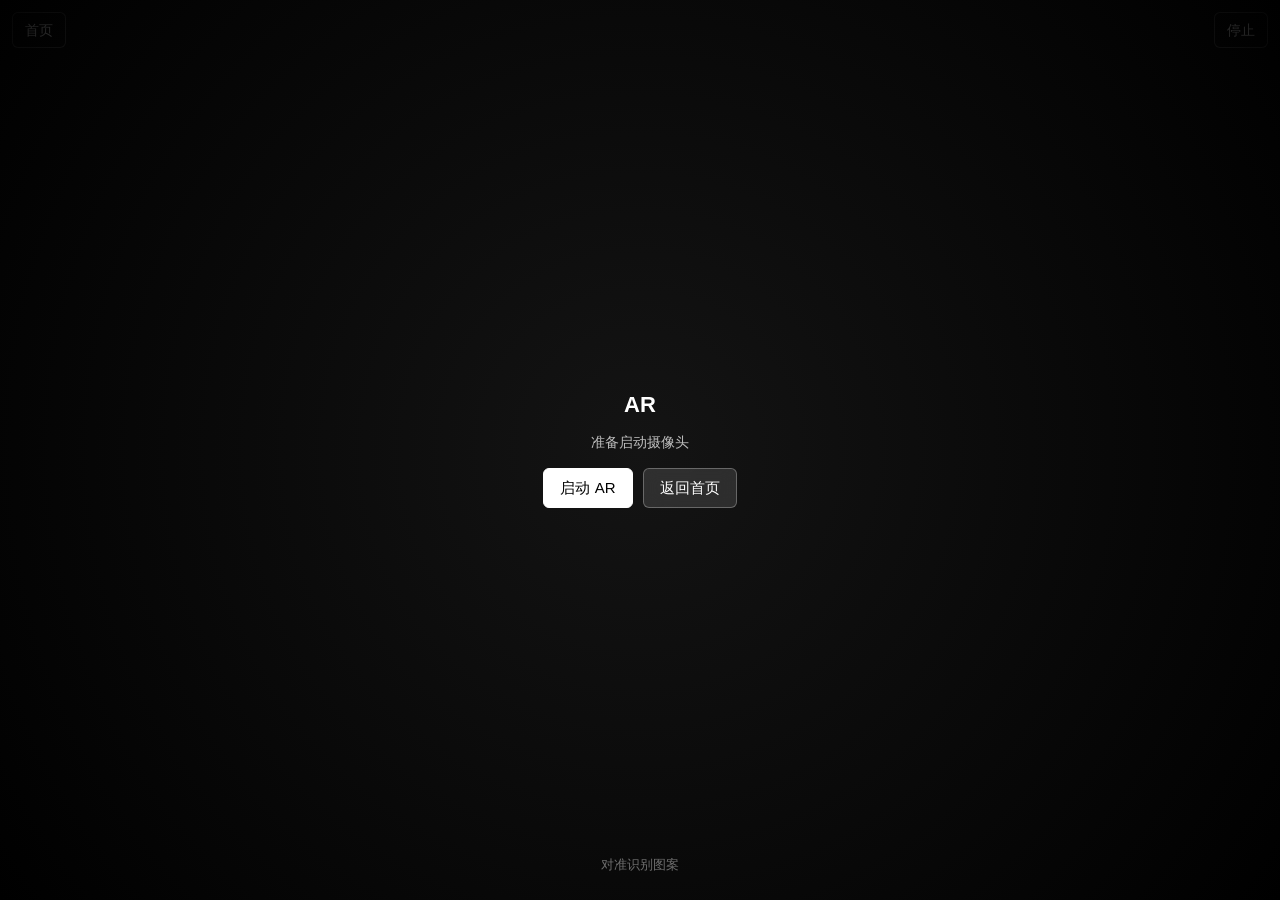
<file: ar/index.html>
<!DOCTYPE html>
<html lang="zh-CN">
<head>
  <meta charset="UTF-8">
  <meta name="viewport" content="width=device-width, initial-scale=1.0, viewport-fit=cover">
  <title>AR</title>
  <link rel="icon" href="data:,">
  <style>
    * {
      box-sizing: border-box;
    }

    html,
    body {
      width: 100%;
      height: 100%;
      margin: 0;
      overflow: hidden;
      background: #050505;
      color: #fff;
      font-family: Arial, "PingFang SC", "Microsoft YaHei", sans-serif;
    }

    #ar-container {
      position: fixed;
      inset: 0;
      overflow: hidden;
      background: #000;
    }

    .hud {
      position: fixed;
      inset: 0;
      display: grid;
      place-items: center;
      padding: 24px;
      background: radial-gradient(circle at center, rgba(255, 255, 255, 0.08), rgba(0, 0, 0, 0.92));
      z-index: 5;
    }

    .panel {
      width: min(360px, calc(100vw - 40px));
      display: grid;
      gap: 14px;
      justify-items: center;
      text-align: center;
    }

    .title {
      font-size: 22px;
      font-weight: 700;
    }

    .status {
      min-height: 22px;
      color: rgba(255, 255, 255, 0.72);
      font-size: 14px;
      line-height: 1.5;
    }

    .actions {
      display: flex;
      gap: 10px;
      flex-wrap: wrap;
      justify-content: center;
    }

    button,
    a {
      min-height: 40px;
      padding: 0 16px;
      border: 1px solid rgba(255, 255, 255, 0.28);
      border-radius: 6px;
      background: rgba(255, 255, 255, 0.12);
      color: #fff;
      font-size: 15px;
      line-height: 38px;
      text-decoration: none;
      cursor: pointer;
      backdrop-filter: blur(8px);
    }

    button.primary {
      background: #fff;
      color: #000;
      border-color: #fff;
    }

    .topbar {
      position: fixed;
      top: max(12px, env(safe-area-inset-top));
      left: max(12px, env(safe-area-inset-left));
      right: max(12px, env(safe-area-inset-right));
      display: flex;
      justify-content: space-between;
      align-items: center;
      gap: 10px;
      z-index: 4;
      pointer-events: none;
    }

    .topbar a,
    .topbar button {
      pointer-events: auto;
      min-height: 36px;
      padding: 0 12px;
      font-size: 14px;
      line-height: 34px;
      background: rgba(0, 0, 0, 0.58);
    }

    .topbar .right-actions {
      display: flex;
      gap: 10px;
      align-items: center;
    }

    .capture-button {
      position: fixed;
      left: 50%;
      bottom: max(28px, calc(env(safe-area-inset-bottom) + 24px));
      width: 76px;
      height: 76px;
      min-height: 76px;
      padding: 0;
      border: 2px solid rgba(185, 185, 190, 0.82);
      border-radius: 50%;
      background: rgba(18, 18, 20, 0.86);
      box-shadow:
        0 0 0 4px rgba(58, 58, 62, 0.88),
        0 0 0 7px rgba(3, 3, 4, 0.92),
        0 10px 28px rgba(0, 0, 0, 0.42);
      color: transparent;
      font-size: 0;
      line-height: 1;
      z-index: 4;
      opacity: 0;
      pointer-events: none;
      transform: translate(-50%, 18px) scale(0.74);
      transition:
        opacity 220ms ease,
        transform 280ms cubic-bezier(0.2, 0.9, 0.24, 1.22);
    }

    .capture-button.is-visible {
      opacity: 1;
      pointer-events: auto;
      transform: translate(-50%, 0) scale(1);
      animation: capture-pop 520ms cubic-bezier(0.17, 0.84, 0.34, 1.28);
    }

    .capture-button::before {
      content: "";
      position: absolute;
      inset: 10px;
      border-radius: 50%;
      background: #fff;
      box-shadow:
        inset 0 0 0 1px rgba(0, 0, 0, 0.08),
        0 0 0 2px rgba(255, 255, 255, 0.58);
    }

    .capture-button:active {
      transform: translate(-50%, 0) scale(0.92);
    }

    .capture-button:disabled {
      opacity: 0.62;
    }

    .tracking {
      position: fixed;
      left: 50%;
      bottom: max(16px, env(safe-area-inset-bottom));
      transform: translateX(-50%);
      max-width: calc(100vw - 32px);
      padding: 10px 12px;
      border-radius: 6px;
      background: rgba(0, 0, 0, 0.58);
      color: rgba(255, 255, 255, 0.82);
      font-size: 13px;
      text-align: center;
      z-index: 4;
      transition: opacity 160ms ease;
    }

    body.photo-ready .tracking {
      bottom: max(118px, calc(env(safe-area-inset-bottom) + 112px));
    }

    .compat-toast {
      position: fixed;
      top: max(58px, calc(env(safe-area-inset-top) + 52px));
      left: 50%;
      width: min(420px, calc(100vw - 28px));
      padding: 12px 12px 12px 14px;
      border: 1px solid rgba(255, 255, 255, 0.16);
      border-radius: 8px;
      background: rgba(18, 18, 20, 0.86);
      box-shadow: 0 12px 34px rgba(0, 0, 0, 0.34);
      color: rgba(255, 255, 255, 0.9);
      font-size: 13px;
      line-height: 1.45;
      z-index: 6;
      display: flex;
      align-items: center;
      gap: 10px;
      opacity: 0;
      pointer-events: none;
      transform: translate(-50%, -10px);
      transition: opacity 180ms ease, transform 220ms ease;
      backdrop-filter: blur(10px);
    }

    .compat-toast.is-visible {
      opacity: 1;
      pointer-events: auto;
      transform: translate(-50%, 0);
    }

    .compat-toast span {
      flex: 1;
    }

    .compat-toast button {
      flex: 0 0 auto;
      min-height: 30px;
      padding: 0 10px;
      font-size: 12px;
      line-height: 28px;
      background: rgba(255, 255, 255, 0.14);
    }

    .hidden {
      opacity: 0;
      pointer-events: none;
    }

    @keyframes capture-pop {
      0% {
        opacity: 0;
        transform: translate(-50%, 18px) scale(0.68);
      }

      62% {
        opacity: 1;
        transform: translate(-50%, -4px) scale(1.08);
      }

      100% {
        opacity: 1;
        transform: translate(-50%, 0) scale(1);
      }
    }
  </style>
  <script type="importmap">
    {
      "imports": {
        "three": "./vendor/three/build/three.module.js",
        "three/addons/": "./vendor/three/examples/jsm/"
      }
    }
  </script>
</head>
<body>
  <main id="ar-container"></main>

  <nav class="topbar">
    <a href="/">首页</a>
    <div class="right-actions">
      <button type="button" id="stopButton">停止</button>
    </div>
  </nav>

  <section class="hud" id="hud">
    <div class="panel">
      <div class="title">AR</div>
      <div class="status" id="status">准备启动摄像头</div>
      <div class="actions">
        <button type="button" class="primary" id="startButton">启动 AR</button>
        <a href="/">返回首页</a>
      </div>
    </div>
  </section>

  <div class="tracking" id="tracking">对准识别图案</div>
  <div class="compat-toast" id="compatToast" role="status" aria-live="polite">
    <span>当前浏览器 AR 兼容性可能不稳定，建议使用系统浏览器或 Chrome 打开。</span>
    <button type="button" id="compatToastClose">知道了</button>
  </div>
  <button type="button" class="capture-button" id="captureButton" aria-label="拍照"></button>

  <script type="module">
    import * as THREE from 'three';
    import { MindARThree } from './vendor/mindar-image-three.prod.js';

    const container = document.getElementById('ar-container');
    const hud = document.getElementById('hud');
    const status = document.getElementById('status');
    const startButton = document.getElementById('startButton');
    const stopButton = document.getElementById('stopButton');
    const captureButton = document.getElementById('captureButton');
    const compatToast = document.getElementById('compatToast');
    const compatToastClose = document.getElementById('compatToastClose');
    const tracking = document.getElementById('tracking');
    const imageAspect = 1086 / 1400;

    let mindarThree;
    let started = false;
    let anchor;
    let contentGroup;
    let hasSeenTarget = false;
    let lastCameraSettings = null;
    let startSequence = 0;
    let renderedImagePlane;
    let renderedImageMaterial;
    let imageRevealStart = 0;
    const imageRevealDuration = 650;

    compatToastClose.addEventListener('click', hideCompatibilityToast);
    showCompatibilityToastIfNeeded();

    async function init() {
      status.textContent = '加载 AR 引擎...';

      mindarThree = new MindARThree({
        container,
        imageTargetSrc: './assets/targets.mind',
        maxTrack: 1,
        filterMinCF: 0.0001,
        filterBeta: 0.001,
      });

      const { renderer, scene, camera } = mindarThree;
      renderer.outputColorSpace = THREE.SRGBColorSpace;
      renderer.setPixelRatio(getRenderPixelRatio());

      const ambient = new THREE.HemisphereLight(0xffffff, 0x222222, 2.2);
      scene.add(ambient);

      anchor = mindarThree.addAnchor(0);
      anchor.group.visible = false;
      contentGroup = new THREE.Group();
      contentGroup.visible = false;
      contentGroup.matrixAutoUpdate = false;
      scene.add(contentGroup);

      const imageTexture = await new THREE.TextureLoader().loadAsync('./assets/kei.png');
      imageTexture.colorSpace = THREE.SRGBColorSpace;

      renderedImageMaterial = new THREE.MeshBasicMaterial({
        map: imageTexture,
        transparent: true,
        opacity: 0.96,
        side: THREE.DoubleSide,
      });
      const imagePlaneHeight = 0.86;
      const imagePlaneWidth = imageAspect * imagePlaneHeight;
      const imageTilt = THREE.MathUtils.degToRad(60);
      renderedImagePlane = new THREE.Mesh(new THREE.PlaneGeometry(imagePlaneWidth, imagePlaneHeight), renderedImageMaterial);
      renderedImagePlane.rotation.x = imageTilt;
      renderedImagePlane.position.set(0, Math.cos(imageTilt) * imagePlaneHeight / 2, Math.sin(imageTilt) * imagePlaneHeight / 2 + 0.02);
      contentGroup.add(renderedImagePlane);

      anchor.onTargetFound = () => {
        const shouldAnimate = !hasSeenTarget;
        hasSeenTarget = true;
        contentGroup.visible = true;
        if (shouldAnimate) {
          startImageReveal();
        }
        syncContentToAnchor();
        showCaptureButton();
        tracking.textContent = '已识别';
        tracking.classList.add('hidden');
      };

      anchor.onTargetLost = () => {
        contentGroup.visible = hasSeenTarget;
        tracking.textContent = '保持上次位置，重新对准可继续跟踪';
        tracking.classList.remove('hidden');
      };

      renderer.setAnimationLoop(() => {
        if (hasSeenTarget && anchor.group.visible) {
          syncContentToAnchor();
        }
        updateImageReveal();
        renderer.render(scene, camera);
      });

      status.textContent = '准备启动摄像头';
    }

    startButton.addEventListener('click', async () => {
      const sequence = startSequence + 1;
      startSequence = sequence;

      try {
        startButton.disabled = true;
        if (!mindarThree) {
          await init();
        }
        status.textContent = '启动摄像头...';
        const startPromise = startMindARWithHighResolutionCamera();
        startPromise.catch((error) => {
          if (sequence !== startSequence) {
            return;
          }

          console.error(error);
          if (!started) {
            status.textContent = '启动失败，请检查摄像头权限';
            startButton.disabled = false;
          } else {
            showTrackingMessage('AR 初始化异常，请停止后重试');
          }
        });

        const canEnterAR = await Promise.race([
          startPromise.then(() => true),
          waitForCameraReady(5000),
        ]);

        if (!canEnterAR) {
          throw new Error('Camera did not become ready');
        }

        if (sequence !== startSequence) {
          return;
        }

        markARStarted();
      } catch (error) {
        console.error(error);
        status.textContent = '启动失败，请检查摄像头权限';
        startButton.disabled = false;
      }
    });

    stopButton.addEventListener('click', async () => {
      if (!started || !mindarThree) {
        hud.classList.remove('hidden');
        return;
      }
      await mindarThree.stop();
      startSequence += 1;
      started = false;
      hasSeenTarget = false;
      resetImageReveal();
      hideCaptureButton();
      if (anchor) {
        anchor.group.visible = false;
      }
      if (contentGroup) {
        contentGroup.visible = false;
      }
      hud.classList.remove('hidden');
      tracking.classList.remove('hidden');
      tracking.textContent = '对准识别图案';
      startButton.disabled = false;
      status.textContent = '已停止';
    });

    captureButton.addEventListener('click', async () => {
      if (!started || !mindarThree) {
        showTrackingMessage('请先启动 AR');
        return;
      }

      try {
        captureButton.disabled = true;
        showTrackingMessage('正在保存照片...');
        const blob = await captureCurrentFrame();
        await savePhoto(blob);
        showTrackingMessage('照片已生成，可保存到相册');
      } catch (error) {
        console.error(error);
        showTrackingMessage('保存失败，请再试一次');
      } finally {
        captureButton.disabled = false;
      }
    });

    function syncContentToAnchor() {
      if (!anchor || !contentGroup) {
        return;
      }

      anchor.group.updateMatrixWorld(true);
      contentGroup.matrix.copy(anchor.group.matrixWorld);
      contentGroup.matrix.decompose(contentGroup.position, contentGroup.quaternion, contentGroup.scale);
      contentGroup.updateMatrixWorld(true);
    }

    function startImageReveal() {
      if (!renderedImagePlane || !renderedImageMaterial) {
        return;
      }

      imageRevealStart = performance.now();
      renderedImagePlane.scale.setScalar(0.82);
      renderedImageMaterial.opacity = 0;
    }

    function updateImageReveal() {
      if (!imageRevealStart || !renderedImagePlane || !renderedImageMaterial) {
        return;
      }

      const progress = Math.min((performance.now() - imageRevealStart) / imageRevealDuration, 1);
      const eased = 1 - Math.pow(1 - progress, 3);
      renderedImagePlane.scale.setScalar(0.82 + 0.18 * eased);
      renderedImageMaterial.opacity = 0.96 * eased;

      if (progress >= 1) {
        imageRevealStart = 0;
        renderedImagePlane.scale.setScalar(1);
        renderedImageMaterial.opacity = 0.96;
      }
    }

    function resetImageReveal() {
      imageRevealStart = 0;
      if (renderedImagePlane) {
        renderedImagePlane.scale.setScalar(1);
      }
      if (renderedImageMaterial) {
        renderedImageMaterial.opacity = 0.96;
      }
    }

    async function captureCurrentFrame() {
      const cameraVideo = getCameraVideo();
      if (!cameraVideo || cameraVideo.readyState < HTMLMediaElement.HAVE_CURRENT_DATA) {
        throw new Error('Camera video is not ready');
      }

      const dpr = getCaptureScale(cameraVideo);
      const width = Math.max(1, Math.round(window.innerWidth * dpr));
      const height = Math.max(1, Math.round(window.innerHeight * dpr));
      const canvas = document.createElement('canvas');
      canvas.width = width;
      canvas.height = height;
      const context = canvas.getContext('2d');
      context.fillStyle = '#000';
      context.fillRect(0, 0, width, height);

      drawVideoCover(context, cameraVideo, getElementRect(cameraVideo), dpr);

      const { renderer, scene, camera } = mindarThree;
      const renderRect = getElementRect(renderer.domElement);
      const snapshotRenderer = new THREE.WebGLRenderer({
        antialias: true,
        alpha: true,
        preserveDrawingBuffer: true,
      });
      snapshotRenderer.outputColorSpace = THREE.SRGBColorSpace;
      snapshotRenderer.setPixelRatio(1);
      snapshotRenderer.setSize(
        Math.max(1, Math.round(renderRect.width * dpr)),
        Math.max(1, Math.round(renderRect.height * dpr)),
        false
      );
      snapshotRenderer.render(scene, camera);
      context.drawImage(
        snapshotRenderer.domElement,
        Math.round(renderRect.left * dpr),
        Math.round(renderRect.top * dpr),
        Math.round(renderRect.width * dpr),
        Math.round(renderRect.height * dpr)
      );
      snapshotRenderer.dispose();
      snapshotRenderer.forceContextLoss();

      return new Promise((resolve, reject) => {
        canvas.toBlob((blob) => {
          if (blob) {
            resolve(blob);
          } else {
            reject(new Error('Could not create image'));
          }
        }, 'image/png', 0.96);
      });
    }

    function getCameraVideo() {
      if (mindarThree?.video) {
        return mindarThree.video;
      }
      return container.querySelector('video');
    }

    function getElementRect(element) {
      const rect = element.getBoundingClientRect();
      if (rect.width > 0 && rect.height > 0) {
        return rect;
      }
      return {
        left: 0,
        top: 0,
        width: window.innerWidth,
        height: window.innerHeight,
      };
    }

    function drawVideoCover(context, video, rect, dpr) {
      const destination = {
        x: Math.round(rect.left * dpr),
        y: Math.round(rect.top * dpr),
        width: Math.round(rect.width * dpr),
        height: Math.round(rect.height * dpr),
      };
      const sourceRatio = video.videoWidth / video.videoHeight;
      const destinationRatio = destination.width / destination.height;
      let sourceX = 0;
      let sourceY = 0;
      let sourceWidth = video.videoWidth;
      let sourceHeight = video.videoHeight;

      if (sourceRatio > destinationRatio) {
        sourceWidth = video.videoHeight * destinationRatio;
        sourceX = (video.videoWidth - sourceWidth) / 2;
      } else {
        sourceHeight = video.videoWidth / destinationRatio;
        sourceY = (video.videoHeight - sourceHeight) / 2;
      }

      context.drawImage(
        video,
        sourceX,
        sourceY,
        sourceWidth,
        sourceHeight,
        destination.x,
        destination.y,
        destination.width,
        destination.height
      );
    }

    async function startMindARWithHighResolutionCamera() {
      const mediaDevices = navigator.mediaDevices;
      const originalGetUserMedia = mediaDevices?.getUserMedia?.bind(mediaDevices);
      if (!mediaDevices || !originalGetUserMedia) {
        await mindarThree.start();
        return;
      }

      const originalMethod = mediaDevices.getUserMedia;
      let patched = false;
      try {
        const highResolutionGetUserMedia = async (constraints) => {
          const upgradedConstraints = upgradeCameraConstraints(constraints);
          try {
            const stream = await originalGetUserMedia(upgradedConstraints);
            rememberCameraSettings(stream);
            return stream;
          } catch (error) {
            const stream = await originalGetUserMedia(constraints);
            rememberCameraSettings(stream);
            return stream;
          }
        };
        mediaDevices.getUserMedia = highResolutionGetUserMedia;
        patched = true;
        await mindarThree.start();
      } catch (error) {
        if (patched) {
          throw error;
        }
        await mindarThree.start();
      } finally {
        if (patched) {
          mediaDevices.getUserMedia = originalMethod;
        }
      }
    }

    function upgradeCameraConstraints(constraints) {
      const profile = getCameraProfile();
      const nextConstraints = {
        ...constraints,
        video: {
          ...(typeof constraints?.video === 'object' ? constraints.video : {}),
        },
      };

      if (nextConstraints.video.facingMode === 'environment') {
        nextConstraints.video.facingMode = { ideal: 'environment' };
      }

      nextConstraints.video.width = { ideal: profile.width };
      nextConstraints.video.height = { ideal: profile.height };
      nextConstraints.video.frameRate = { ideal: profile.frameRate, max: 30 };
      nextConstraints.video.aspectRatio = { ideal: 16 / 9 };
      return nextConstraints;
    }

    function getCameraProfile() {
      if (isAndroid()) {
        return { width: 1280, height: 720, frameRate: 24 };
      }

      return { width: 1920, height: 1080, frameRate: 30 };
    }

    function getRenderPixelRatio() {
      const ratio = window.devicePixelRatio || 1;
      return isAndroid() ? Math.min(ratio, 1.5) : Math.min(ratio, 2);
    }

    function isAndroid() {
      return /Android/i.test(navigator.userAgent);
    }

    function isKnownCompatibilityBrowser() {
      const uaDataBrands = navigator.userAgentData?.brands
        ?.map((brand) => `${brand.brand} ${brand.version}`)
        .join(' ') || '';
      const browserSignal = [
        navigator.userAgent,
        navigator.vendor,
        uaDataBrands,
      ].join(' ');
      const manualCompat = new URLSearchParams(window.location.search).has('compat') || window.location.hash.includes('compat');

      return manualCompat || /(Qihoo|Qihu|QIHU|QHBrowser|QihooBrowser|360\s?(?:Aphone|Mobile|Secure|Extreme)?\s?Browser|360Browser|360SE|360EE|360极速|360安全|Chromex|MseBrowser)/i.test(browserSignal);
    }

    function showCompatibilityToastIfNeeded() {
      if (!isKnownCompatibilityBrowser()) {
        return;
      }

      window.clearTimeout(showCompatibilityToastIfNeeded.timer);
      compatToast.classList.add('is-visible');
      showCompatibilityToastIfNeeded.timer = window.setTimeout(hideCompatibilityToast, 8000);
    }

    function hideCompatibilityToast() {
      window.clearTimeout(showCompatibilityToastIfNeeded.timer);
      compatToast.classList.remove('is-visible');
    }

    function rememberCameraSettings(stream) {
      const [track] = stream.getVideoTracks();
      lastCameraSettings = track?.getSettings?.() || null;
      if (lastCameraSettings?.width && lastCameraSettings?.height) {
        console.info(`Camera ${lastCameraSettings.width}x${lastCameraSettings.height}`);
      }
    }

    function getCaptureScale(video) {
      const deviceScale = window.devicePixelRatio || 1;
      const videoScale = Math.max(
        video.videoWidth / Math.max(window.innerWidth, 1),
        video.videoHeight / Math.max(window.innerHeight, 1)
      );
      return Math.min(3, Math.max(deviceScale, videoScale, 1));
    }

    function waitForCameraReady(timeoutMs) {
      return new Promise((resolve) => {
        const startedAt = Date.now();

        function check() {
          const video = getCameraVideo();
          if (
            video &&
            video.readyState >= HTMLMediaElement.HAVE_CURRENT_DATA &&
            video.videoWidth > 0 &&
            video.videoHeight > 0
          ) {
            resolve(true);
            return;
          }

          if (Date.now() - startedAt >= timeoutMs) {
            resolve(false);
            return;
          }

          window.requestAnimationFrame(check);
        }

        check();
      });
    }

    function markARStarted() {
      started = true;
      hud.classList.add('hidden');
      hideCaptureButton();
      tracking.classList.remove('hidden');
      tracking.textContent = '对准识别图案';
    }

    async function savePhoto(blob) {
      const fileName = `sweet-sleep-ar-${Date.now()}.png`;
      const file = new File([blob], fileName, { type: 'image/png' });

      if (navigator.canShare?.({ files: [file] }) && navigator.share) {
        await navigator.share({
          files: [file],
          title: 'Sweet Sleep AR',
        });
        return;
      }

      const link = document.createElement('a');
      const objectUrl = URL.createObjectURL(blob);
      link.href = objectUrl;
      link.download = fileName;
      document.body.appendChild(link);
      link.click();
      link.remove();
      window.setTimeout(() => URL.revokeObjectURL(objectUrl), 1000);
    }

    function showTrackingMessage(message) {
      tracking.textContent = message;
      tracking.classList.remove('hidden');
      window.clearTimeout(showTrackingMessage.timer);
      showTrackingMessage.timer = window.setTimeout(() => {
        if (hasSeenTarget) {
          tracking.classList.add('hidden');
        }
      }, 1800);
    }

    function showCaptureButton() {
      if (captureButton.classList.contains('is-visible')) {
        return;
      }

      document.body.classList.add('photo-ready');
      captureButton.classList.remove('is-visible');
      void captureButton.offsetWidth;
      captureButton.classList.add('is-visible');
    }

    function hideCaptureButton() {
      captureButton.classList.remove('is-visible');
      document.body.classList.remove('photo-ready');
    }
  </script>
</body>
</html>
</file>
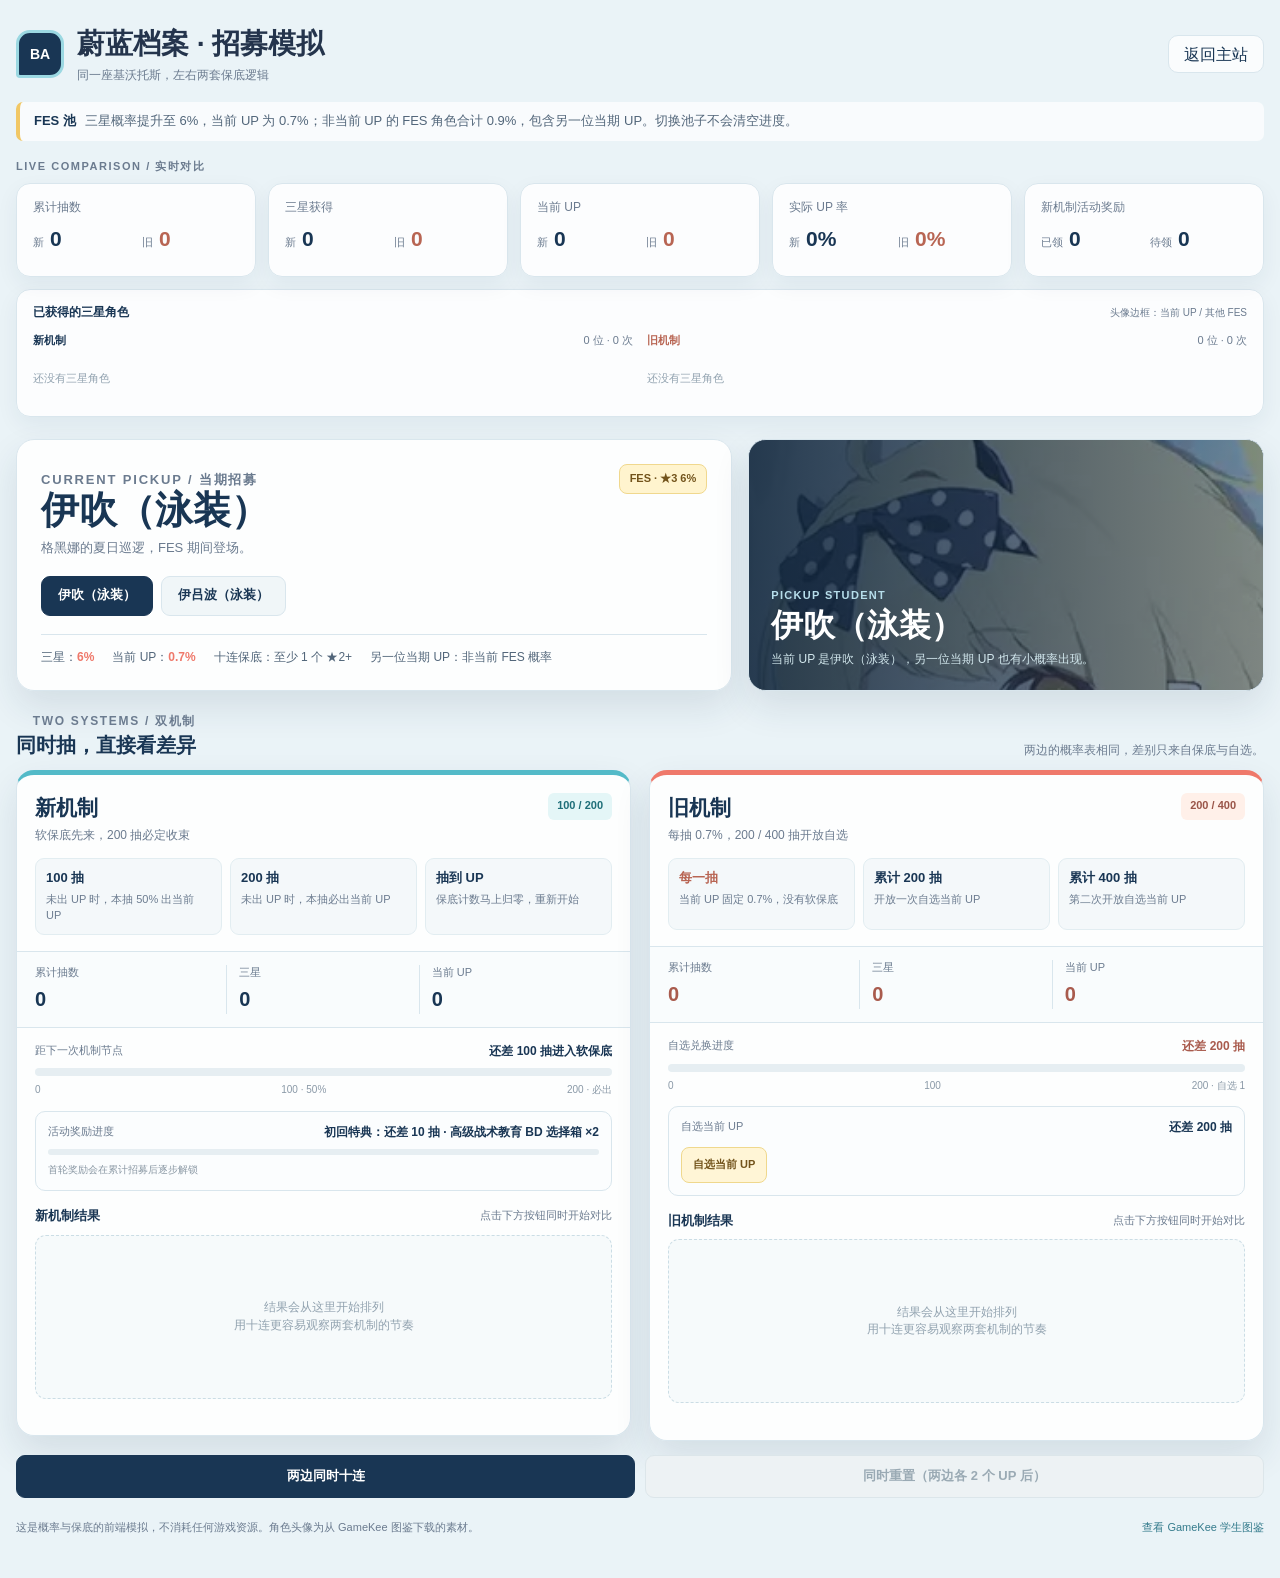
<file: gacha/index.html>
<!DOCTYPE html>
<html lang="zh-CN">
<head>
    <meta charset="UTF-8">
    <meta name="viewport" content="width=device-width, initial-scale=1.0">
    <meta name="theme-color" content="#193654">
    <title>蔚蓝档案 | 招募模拟</title>
    <style>
        :root {
            --ink: #24344c;
            --navy: #193654;
            --muted: #6b7b8f;
            --line: #d9e6ed;
            --cyan: #53bac8;
            --coral: #ef796b;
            --gold: #f1c765;
            --shadow: 0 16px 36px rgba(25, 54, 84, 0.11);
        }

        * {
            box-sizing: border-box;
        }

        html {
            min-width: 320px;
            background: #eaf3f7;
        }

        body {
            min-width: 320px;
            margin: 0;
            color: var(--ink);
            background: #eaf3f7;
            font-family: Arial, "PingFang SC", "Microsoft YaHei", sans-serif;
            line-height: 1.45;
        }

        body::before {
            position: fixed;
            z-index: -2;
            inset: 0;
            content: "";
            background-image: url("assets/banner.png");
            background-position: center top;
            background-size: cover;
            opacity: 0.07;
            filter: saturate(0.7);
            pointer-events: none;
        }

        body::after {
            position: fixed;
            z-index: -1;
            inset: 0;
            content: "";
            background: rgba(234, 243, 247, 0.82);
            pointer-events: none;
        }

        button,
        a {
            font: inherit;
        }

        button {
            cursor: pointer;
        }

        a {
            color: inherit;
        }

        .app-shell {
            width: min(1440px, calc(100% - 32px));
            margin: 0 auto;
            padding: 24px 0 42px;
        }

        .site-header {
            display: flex;
            align-items: center;
            justify-content: space-between;
            gap: 18px;
            margin-bottom: 18px;
        }

        .brand {
            display: flex;
            align-items: center;
            gap: 13px;
        }

        .brand-mark {
            display: grid;
            width: 48px;
            height: 48px;
            place-items: center;
            color: #fff;
            background: var(--navy);
            border: 3px solid #9bd8e2;
            border-radius: 14px 14px 14px 4px;
            font-size: 14px;
            font-weight: 800;
        }

        .brand h1 {
            margin: 0;
            font-size: clamp(20px, 2.2vw, 30px);
        }

        .brand p {
            margin: 2px 0 0;
            color: var(--muted);
            font-size: 12px;
        }

        .home-link {
            display: inline-flex;
            align-items: center;
            min-height: 38px;
            padding: 0 15px;
            color: var(--navy);
            background: rgba(255, 255, 255, 0.76);
            border: 1px solid var(--line);
            border-radius: 10px;
            text-decoration: none;
            transition: border-color 160ms ease, background 160ms ease;
        }

        .home-link:hover {
            background: #fff;
            border-color: var(--cyan);
        }

        .notice-line {
            display: flex;
            align-items: center;
            gap: 9px;
            margin-bottom: 18px;
            padding: 10px 14px;
            color: #52667a;
            background: rgba(255, 255, 255, 0.72);
            border-left: 4px solid var(--gold);
            border-radius: 7px;
            font-size: 13px;
        }

        .notice-line strong {
            color: var(--navy);
        }

        .section-kicker {
            margin: 0 0 8px;
            color: var(--muted);
            font-size: 11px;
            font-weight: 800;
            letter-spacing: 0.14em;
            text-transform: uppercase;
        }

        .summary-section,
        .comparison-section {
            margin-bottom: 22px;
        }

        .summary-grid {
            display: grid;
            grid-template-columns: repeat(5, minmax(0, 1fr));
            gap: 12px;
        }

        .three-star-summary {
            margin-top: 12px;
            padding: 14px 16px;
            background: rgba(255, 255, 255, 0.88);
            border: 1px solid var(--line);
            border-radius: 14px;
            box-shadow: 0 8px 22px rgba(25, 54, 84, 0.06);
        }

        .three-star-summary-heading {
            display: flex;
            align-items: baseline;
            justify-content: space-between;
            gap: 12px;
        }

        .three-star-summary-heading strong {
            color: var(--navy);
            font-size: 12px;
        }

        .three-star-summary-heading span {
            color: var(--muted);
            font-size: 10px;
        }

        .three-star-summary-grid {
            display: grid;
            grid-template-columns: 1fr 1fr;
            gap: 14px;
            margin-top: 12px;
        }

        .three-star-summary-row {
            min-width: 0;
        }

        .three-star-summary-row > header {
            display: flex;
            align-items: baseline;
            justify-content: space-between;
            gap: 8px;
            margin-bottom: 7px;
            color: var(--muted);
            font-size: 11px;
        }

        .three-star-summary-row > header strong {
            color: var(--navy);
        }

        .three-star-summary-row.old > header strong {
            color: #b86553;
        }

        .three-star-avatars {
            display: flex;
            flex-wrap: wrap;
            gap: 7px;
            min-height: 46px;
            align-items: center;
        }

        .three-star-avatar {
            position: relative;
            flex: 0 0 44px;
            width: 44px;
            height: 44px;
            overflow: hidden;
            background:
                linear-gradient(#edf4f7, #edf4f7) padding-box,
                linear-gradient(135deg, #ef796b, #f1c765, #55c3d2, #a88be8) border-box;
            border: 3px solid transparent;
            border-radius: 9px;
        }

        .three-star-avatar.is-up {
            background:
                linear-gradient(#edf4f7, #edf4f7) padding-box,
                var(--coral) border-box;
        }

        .three-star-avatar.is-fes {
            background:
                linear-gradient(#edf4f7, #edf4f7) padding-box,
                #8b75c7 border-box;
        }

        .three-star-avatar img {
            display: block;
            width: 100%;
            height: 100%;
            object-fit: cover;
            object-position: center top;
            border-radius: 6px;
        }

        .three-star-avatar .avatar-count {
            position: absolute;
            right: 2px;
            bottom: 2px;
            min-width: 16px;
            padding: 1px 4px;
            color: #fff;
            background: rgba(13, 33, 52, 0.82);
            border-radius: 99px;
            font-size: 9px;
            font-weight: 800;
            line-height: 1.2;
            text-align: center;
        }

        .three-star-empty {
            color: #91a2af;
            font-size: 11px;
        }

        .summary-card {
            min-height: 94px;
            padding: 15px 16px;
            background: rgba(255, 255, 255, 0.88);
            border: 1px solid var(--line);
            border-radius: 14px;
            box-shadow: 0 8px 22px rgba(25, 54, 84, 0.06);
        }

        .summary-label {
            color: var(--muted);
            font-size: 12px;
        }

        .summary-values {
            display: grid;
            grid-template-columns: 1fr 1fr;
            gap: 12px;
            margin-top: 8px;
        }

        .summary-value {
            display: flex;
            align-items: baseline;
            gap: 6px;
            min-width: 0;
        }

        .summary-value span {
            color: var(--muted);
            font-size: 11px;
            white-space: nowrap;
        }

        .summary-value strong {
            overflow: hidden;
            color: var(--navy);
            font-size: 21px;
            font-weight: 800;
            text-overflow: ellipsis;
            white-space: nowrap;
        }

        .summary-value.old strong {
            color: #b86553;
        }

        .pool-section {
            display: grid;
            grid-template-columns: minmax(0, 1fr) minmax(320px, 0.72fr);
            gap: 16px;
            align-items: stretch;
            margin-bottom: 22px;
        }

        .pool-copy,
        .pool-art {
            min-height: 224px;
            overflow: hidden;
            border: 1px solid var(--line);
            border-radius: 18px;
            box-shadow: var(--shadow);
        }

        .pool-copy {
            display: flex;
            flex-direction: column;
            justify-content: space-between;
            padding: 24px;
            background: rgba(255, 255, 255, 0.92);
        }

        .pool-heading {
            display: flex;
            align-items: flex-start;
            justify-content: space-between;
            gap: 14px;
        }

        .pool-heading h2 {
            margin: 0;
            color: var(--navy);
            font-size: clamp(24px, 3vw, 38px);
            line-height: 1.1;
        }

        .pool-heading p {
            margin: 7px 0 0;
            color: var(--muted);
            font-size: 13px;
        }

        .fes-stamp {
            display: inline-flex;
            align-items: center;
            min-height: 30px;
            padding: 0 10px;
            color: #72531b;
            background: #fff4ce;
            border: 1px solid #f0d88e;
            border-radius: 8px;
            font-size: 11px;
            font-weight: 800;
            white-space: nowrap;
        }

        .pool-tabs {
            display: flex;
            flex-wrap: wrap;
            gap: 8px;
            margin-top: 18px;
        }

        .pool-tab {
            min-height: 40px;
            padding: 0 16px;
            color: var(--navy);
            background: #f0f6f8;
            border: 1px solid var(--line);
            border-radius: 9px;
            font-size: 13px;
            font-weight: 800;
            transition: color 160ms ease, background 160ms ease, border-color 160ms ease;
        }

        .pool-tab:hover {
            border-color: var(--cyan);
        }

        .pool-tab.active {
            color: #fff;
            background: var(--navy);
            border-color: var(--navy);
        }

        .pool-rule-row {
            display: flex;
            flex-wrap: wrap;
            gap: 8px 18px;
            margin-top: 18px;
            padding-top: 14px;
            color: #52667a;
            border-top: 1px solid var(--line);
            font-size: 12px;
        }

        .pool-rule-row b {
            color: var(--coral);
        }

        .pool-art {
            position: relative;
            display: flex;
            align-items: flex-end;
            isolation: isolate;
            background: var(--navy);
        }

        .pool-art::after {
            position: absolute;
            z-index: 1;
            inset: 0;
            content: "";
            background: linear-gradient(90deg, rgba(16, 38, 60, 0.82), rgba(16, 38, 60, 0.12));
        }

        .pool-art > img {
            position: absolute;
            inset: 0;
            width: 100%;
            height: 100%;
            object-fit: cover;
            object-position: center 23%;
            opacity: 0.52;
            filter: saturate(0.8);
        }

        .pool-art-copy {
            position: relative;
            z-index: 2;
            max-width: 72%;
            padding: 22px;
            color: #fff;
        }

        .pool-art-copy small {
            display: block;
            margin-bottom: 4px;
            color: #b7deeb;
            font-size: 11px;
            font-weight: 800;
            letter-spacing: 0.12em;
            text-transform: uppercase;
        }

        .pool-art-copy strong {
            display: block;
            font-size: clamp(20px, 2.5vw, 32px);
            line-height: 1.1;
        }

        .pool-art-copy span {
            display: block;
            margin-top: 8px;
            color: #d3e8ee;
            font-size: 12px;
        }

        .comparison-heading {
            display: flex;
            align-items: end;
            justify-content: space-between;
            gap: 16px;
            margin-bottom: 10px;
        }

        .comparison-heading h2 {
            margin: 0;
            color: var(--navy);
            font-size: 20px;
        }

        .comparison-heading p {
            margin: 0;
            color: var(--muted);
            font-size: 12px;
            text-align: right;
        }

        .comparison-actions {
            display: flex;
            flex-wrap: wrap;
            gap: 10px;
            margin-top: 14px;
        }

        .comparison-actions .action-button {
            flex: 1 1 180px;
        }

        .comparison-grid {
            display: grid;
            grid-template-columns: repeat(2, minmax(0, 1fr));
            gap: 18px;
            align-items: start;
        }

        .mechanic-panel {
            overflow: hidden;
            background: rgba(255, 255, 255, 0.93);
            border: 1px solid var(--line);
            border-radius: 18px;
            box-shadow: var(--shadow);
        }

        .mechanic-panel.new-panel {
            border-top: 5px solid var(--cyan);
        }

        .mechanic-panel.old-panel {
            border-top: 5px solid var(--coral);
        }

        .panel-header {
            display: flex;
            align-items: flex-start;
            justify-content: space-between;
            gap: 12px;
            padding: 18px 18px 14px;
        }

        .panel-header h3 {
            margin: 0;
            color: var(--navy);
            font-size: 21px;
        }

        .panel-header p {
            margin: 4px 0 0;
            color: var(--muted);
            font-size: 12px;
        }

        .mechanic-tag {
            display: inline-flex;
            align-items: center;
            min-height: 27px;
            padding: 0 9px;
            color: #1f6f79;
            background: #e4f6f7;
            border-radius: 6px;
            font-size: 11px;
            font-weight: 800;
            white-space: nowrap;
        }

        .old-panel .mechanic-tag {
            color: #9a5549;
            background: #fff0e9;
        }

        .rule-list {
            display: grid;
            grid-template-columns: repeat(3, minmax(0, 1fr));
            gap: 8px;
            padding: 0 18px 16px;
        }

        .rule-item {
            min-height: 72px;
            padding: 10px;
            background: #f4f8fa;
            border: 1px solid #e2edf1;
            border-radius: 9px;
        }

        .rule-item strong {
            display: block;
            color: var(--navy);
            font-size: 13px;
        }

        .rule-item span {
            display: block;
            margin-top: 4px;
            color: var(--muted);
            font-size: 11px;
        }

        .old-panel .rule-item:first-child strong {
            color: #b86553;
        }

        .panel-stat-grid {
            display: grid;
            grid-template-columns: repeat(3, minmax(0, 1fr));
            padding: 13px 18px;
            background: #f9fcfd;
            border-top: 1px solid var(--line);
            border-bottom: 1px solid var(--line);
        }

        .panel-stat {
            min-width: 0;
            padding: 0 12px;
            border-right: 1px solid var(--line);
        }

        .panel-stat:first-child {
            padding-left: 0;
        }

        .panel-stat:last-child {
            padding-right: 0;
            border-right: 0;
        }

        .panel-stat span {
            display: block;
            color: var(--muted);
            font-size: 11px;
        }

        .panel-stat strong {
            display: block;
            margin-top: 4px;
            overflow: hidden;
            color: var(--navy);
            font-size: 20px;
            text-overflow: ellipsis;
            white-space: nowrap;
        }

        .old-panel .panel-stat strong {
            color: #a95b4d;
        }

        .progress-area {
            padding: 15px 18px 13px;
        }

        .reward-area {
            margin: 0 18px 16px;
            padding: 12px;
            background: #fbfdfe;
            border: 1px solid var(--line);
            border-radius: 10px;
        }

        .reward-meta {
            display: flex;
            justify-content: space-between;
            gap: 10px;
            color: var(--muted);
            font-size: 11px;
        }

        .reward-meta strong {
            color: var(--navy);
            font-size: 12px;
        }

        .reward-track {
            height: 6px;
            margin-top: 8px;
            overflow: hidden;
            background: #e6eef2;
            border-radius: 99px;
        }

        .reward-bar {
            width: 0;
            height: 100%;
            background: var(--gold);
            border-radius: inherit;
            transition: width 240ms ease;
        }

        .reward-actions {
            display: flex;
            flex-wrap: wrap;
            gap: 8px;
            margin-top: 10px;
        }

        .reward-actions:empty {
            display: none;
        }

        .reward-button {
            min-height: 36px;
            padding: 0 11px;
            color: #72531b;
            background: #fff5d6;
            border: 1px solid #efd88d;
            border-radius: 8px;
            font-size: 11px;
            font-weight: 800;
        }

        .reward-button:hover {
            background: #ffefbd;
        }

        .reward-log {
            margin-top: 8px;
            overflow: hidden;
            color: #8997a3;
            font-size: 10px;
            text-overflow: ellipsis;
            white-space: nowrap;
        }

        .progress-meta {
            display: flex;
            justify-content: space-between;
            gap: 10px;
            color: var(--muted);
            font-size: 11px;
        }

        .progress-meta strong {
            color: var(--navy);
            font-size: 12px;
        }

        .old-panel .progress-meta strong {
            color: #a95b4d;
        }

        .progress-track {
            height: 8px;
            margin-top: 8px;
            overflow: hidden;
            background: #e6eef2;
            border-radius: 99px;
        }

        .progress-bar {
            width: 0;
            height: 100%;
            background: var(--cyan);
            border-radius: inherit;
            transition: width 240ms ease;
        }

        .old-panel .progress-bar {
            background: var(--coral);
        }

        .spark-markers {
            display: flex;
            justify-content: space-between;
            margin-top: 7px;
            color: #8a99a7;
            font-size: 10px;
        }

        .result-area {
            min-height: 228px;
            padding: 0 18px 16px;
        }

        .result-header {
            display: flex;
            align-items: center;
            justify-content: space-between;
            gap: 10px;
            margin-bottom: 9px;
        }

        .result-header strong {
            color: var(--navy);
            font-size: 13px;
        }

        .result-header span {
            color: var(--muted);
            font-size: 11px;
        }

        .result-grid {
            display: grid;
            grid-template-columns: repeat(5, minmax(0, 1fr));
            gap: 8px;
        }

        .result-empty {
            display: grid;
            min-height: 164px;
            padding: 22px;
            grid-column: 1 / -1;
            place-items: center;
            color: #91a2af;
            background: #f6fafb;
            border: 1px dashed #cbdde5;
            border-radius: 11px;
            font-size: 12px;
            text-align: center;
        }

        .result-card {
            position: relative;
            display: flex;
            min-width: 0;
            aspect-ratio: 0.74;
            overflow: hidden;
            flex-direction: column;
            justify-content: flex-end;
            background: #edf4f7;
            border: 1px solid #d6e4ea;
            border-radius: 9px;
            box-shadow: 0 6px 12px rgba(25, 54, 84, 0.08);
            perspective: 900px;
            animation: result-in 280ms ease both;
        }

        .result-card-inner {
            position: absolute;
            inset: 0;
            transform-style: preserve-3d;
            animation: result-flip 980ms cubic-bezier(0.2, 0.73, 0.3, 1.05) both;
            animation-delay: calc(500ms + var(--flip-delay, 0ms));
            will-change: transform;
        }

        .result-face {
            position: absolute;
            inset: 0;
            overflow: hidden;
            border-radius: 6px;
            backface-visibility: hidden;
            -webkit-backface-visibility: hidden;
        }

        .result-back {
            background: #d9eff8 center / cover no-repeat url("assets/card-back-blue.webp");
        }

        .result-card.rarity-2 .result-back {
            background-image: url("assets/card-back-gold.webp");
        }

        .result-card.rarity-3 .result-back {
            background-image: url("assets/card-back-rainbow.webp");
        }

        .result-front {
            background: #edf4f7;
            transform: rotateY(180deg);
        }

        .result-card.rarity-3 {
            border: 3px solid transparent;
            background:
                linear-gradient(#edf4f7, #edf4f7) padding-box,
                linear-gradient(135deg, #ef796b, #f1c765, #55c3d2, #a88be8) border-box;
            box-shadow: 0 7px 15px rgba(198, 151, 46, 0.19);
        }

        .result-card.is-up {
            box-shadow: 0 8px 18px rgba(239, 121, 107, 0.26);
        }

        .result-card.rarity-2 {
            border: 3px solid #e3b94f;
            box-shadow: 0 7px 15px rgba(198, 151, 46, 0.19);
        }

        .result-card.rarity-1 {
            border: 3px solid #5b9ee5;
            box-shadow: 0 7px 15px rgba(61, 126, 199, 0.16);
        }

        .result-card img {
            position: absolute;
            inset: 0;
            width: 100%;
            height: 100%;
            object-fit: cover;
            object-position: center top;
        }

        .result-front.no-image::before {
            position: absolute;
            inset: 0;
            content: attr(data-initial);
            color: rgba(25, 54, 84, 0.18);
            background: var(--card-tint, #d7edf2);
            font-size: clamp(28px, 3vw, 48px);
            font-weight: 800;
            line-height: 1;
            text-align: center;
            padding-top: 32%;
        }

        .result-card .result-copy {
            position: relative;
            z-index: 2;
            min-width: 0;
            padding: 7px 7px 8px;
            color: #fff;
        }

        .result-front::after {
            position: absolute;
            right: 0;
            bottom: 0;
            left: 0;
            height: 45%;
            content: "";
            background: linear-gradient(transparent, rgba(13, 33, 52, 0.88));
        }

        .result-card .stars {
            color: #ffe396;
            font-size: 10px;
        }

        .result-card .result-name {
            overflow: hidden;
            margin-top: 2px;
            font-size: 10px;
            font-weight: 800;
            line-height: 1.25;
            text-overflow: ellipsis;
            white-space: nowrap;
        }

        .result-card .result-note {
            margin-top: 2px;
            overflow: hidden;
            color: #cfe6ec;
            font-size: 9px;
            text-overflow: ellipsis;
            white-space: nowrap;
        }

        .result-card .up-label {
            position: absolute;
            z-index: 3;
            top: 6px;
            left: 6px;
            padding: 2px 5px;
            color: #fff;
            background: var(--coral);
            border-radius: 4px;
            font-size: 9px;
            font-weight: 800;
        }

        .action-row {
            display: flex;
            flex-wrap: wrap;
            gap: 8px;
            padding: 14px 18px 18px;
            border-top: 1px solid var(--line);
        }

        .action-button {
            flex: 1 1 100px;
            min-height: 43px;
            padding: 0 13px;
            color: #fff;
            background: var(--navy);
            border: 1px solid var(--navy);
            border-radius: 9px;
            font-size: 13px;
            font-weight: 800;
            transition: transform 160ms ease, background 160ms ease;
        }

        .action-button:hover {
            background: #265073;
            transform: translateY(-1px);
        }

        .action-button:active {
            transform: translateY(0);
        }

        .action-button.secondary {
            color: var(--navy);
            background: #eef6f8;
            border-color: var(--line);
        }

        .action-button.secondary:hover {
            background: #e0f1f4;
        }

        .old-panel .action-button.primary {
            background: #b66555;
            border-color: #b66555;
        }

        .old-panel .action-button.primary:hover {
            background: #9f5143;
        }

        .action-button:disabled {
            cursor: not-allowed;
            color: #9aaab4;
            background: #edf2f4;
            border-color: #dce6ea;
            transform: none;
        }

        .footnote {
            display: flex;
            flex-wrap: wrap;
            justify-content: space-between;
            gap: 10px 18px;
            color: var(--muted);
            font-size: 11px;
        }

        .footnote a {
            color: #347b8c;
            text-decoration: none;
        }

        .footnote a:hover {
            text-decoration: underline;
        }

        @keyframes result-in {
            from {
                opacity: 0;
                transform: translateY(8px) scale(0.96);
            }
            to {
                opacity: 1;
                transform: translateY(0) scale(1);
            }
        }

        @keyframes result-flip {
            from {
                transform: rotateY(0deg);
            }
            to {
                transform: rotateY(180deg);
            }
        }

        @media (prefers-reduced-motion: reduce) {
            .result-card-inner {
                animation: none;
                transform: rotateY(180deg);
            }
        }

        @media (max-width: 1040px) {
            .pool-section {
                grid-template-columns: 1fr;
            }

            .pool-art {
                min-height: 170px;
            }
        }

        @media (max-width: 780px) {
            .app-shell {
                width: min(100% - 20px, 620px);
                padding-top: 15px;
            }

            .site-header {
                align-items: flex-start;
            }

            .brand-mark {
                width: 41px;
                height: 41px;
                border-radius: 11px 11px 11px 3px;
            }

            .brand h1 {
                font-size: 21px;
            }

            .home-link {
                min-height: 34px;
                padding: 0 10px;
                font-size: 12px;
            }

            .summary-grid {
                grid-template-columns: repeat(2, minmax(0, 1fr));
            }

            .three-star-summary-grid {
                grid-template-columns: 1fr;
            }

            .comparison-grid {
                grid-template-columns: 1fr;
                gap: 14px;
            }

            .mechanic-panel {
                display: contents;
            }

            .mechanic-info,
            .mechanic-panel > .result-area {
                grid-column: 1;
                overflow: hidden;
                background: rgba(255, 255, 255, 0.93);
                border: 1px solid var(--line);
                border-radius: 14px;
                box-shadow: var(--shadow);
            }

            .mechanic-info {
                border-top: 5px solid var(--cyan);
            }

            .old-panel .mechanic-info {
                border-top-color: var(--coral);
            }

            .new-panel .mechanic-info {
                order: 1;
            }

            .old-panel .mechanic-info {
                order: 2;
            }

            .new-panel > .result-area {
                order: 3;
            }

            .old-panel > .result-area {
                order: 4;
            }

            .mechanic-panel > .result-area {
                min-height: 0;
                padding: 14px 13px 16px;
            }

            .comparison-heading {
                align-items: flex-start;
                flex-direction: column;
                gap: 4px;
            }

            .comparison-heading p {
                text-align: left;
            }

            .comparison-actions {
                flex-direction: column;
            }

            .comparison-actions .action-button {
                flex-basis: auto;
            }
        }

        @media (max-width: 470px) {
            .app-shell {
                width: calc(100% - 14px);
                padding-bottom: 25px;
            }

            .notice-line {
                align-items: flex-start;
                font-size: 12px;
            }

            .pool-copy {
                padding: 18px;
            }

            .pool-heading {
                flex-direction: column;
                gap: 10px;
            }

            .pool-heading h2 {
                font-size: 27px;
            }

            .pool-art {
                min-height: 150px;
            }

            .pool-art-copy {
                max-width: 88%;
                padding: 17px;
            }

            .panel-header,
            .rule-list,
            .panel-stat-grid,
            .progress-area,
            .result-area,
            .action-row {
                padding-right: 13px;
                padding-left: 13px;
            }

            .reward-area {
                margin-right: 13px;
                margin-left: 13px;
            }

            .three-star-summary {
                padding-right: 13px;
                padding-left: 13px;
            }

            .rule-list {
                grid-template-columns: 1fr;
            }

            .rule-item {
                min-height: 0;
            }

            .result-grid {
                gap: 6px;
            }

            .result-card .result-copy {
                padding: 6px 5px 7px;
            }

            .result-card .result-name {
                font-size: 9px;
            }

            .result-card .result-note {
                font-size: 8px;
            }

            .footnote {
                flex-direction: column;
            }
        }
    </style>
</head>
<body>
    <main class="app-shell">
        <header class="site-header">
            <div class="brand">
                <div class="brand-mark">BA</div>
                <div>
                    <h1>蔚蓝档案 · 招募模拟</h1>
                    <p>同一座基沃托斯，左右两套保底逻辑</p>
                </div>
            </div>
            <a class="home-link" href="../">返回主站</a>
        </header>

        <div class="notice-line">
            <strong>FES 池</strong>
            <span>三星概率提升至 6%，当前 UP 为 0.7%；非当前 UP 的 FES 角色合计 0.9%，包含另一位当期 UP。切换池子不会清空进度。</span>
        </div>

        <section class="summary-section" aria-labelledby="summary-title">
            <p class="section-kicker" id="summary-title">Live comparison / 实时对比</p>
            <div class="summary-grid">
                <article class="summary-card">
                    <div class="summary-label">累计抽数</div>
                    <div class="summary-values">
                        <div class="summary-value"><span>新</span><strong id="summary-new-pulls">0</strong></div>
                        <div class="summary-value old"><span>旧</span><strong id="summary-old-pulls">0</strong></div>
                    </div>
                </article>
                <article class="summary-card">
                    <div class="summary-label">三星获得</div>
                    <div class="summary-values">
                        <div class="summary-value"><span>新</span><strong id="summary-new-three">0</strong></div>
                        <div class="summary-value old"><span>旧</span><strong id="summary-old-three">0</strong></div>
                    </div>
                </article>
                <article class="summary-card">
                    <div class="summary-label">当前 UP</div>
                    <div class="summary-values">
                        <div class="summary-value"><span>新</span><strong id="summary-new-up">0</strong></div>
                        <div class="summary-value old"><span>旧</span><strong id="summary-old-up">0</strong></div>
                    </div>
                </article>
                <article class="summary-card">
                    <div class="summary-label">实际 UP 率</div>
                    <div class="summary-values">
                        <div class="summary-value"><span>新</span><strong id="summary-new-rate">0%</strong></div>
                        <div class="summary-value old"><span>旧</span><strong id="summary-old-rate">0%</strong></div>
                    </div>
                </article>
                <article class="summary-card">
                    <div class="summary-label">新机制活动奖励</div>
                    <div class="summary-values">
                        <div class="summary-value"><span>已领</span><strong id="summary-new-rewards">0</strong></div>
                        <div class="summary-value"><span>待领</span><strong id="summary-new-pending">0</strong></div>
                    </div>
                </article>
            </div>
            <div class="three-star-summary">
                <div class="three-star-summary-heading">
                    <strong>已获得的三星角色</strong>
                    <span>头像边框：当前 UP / 其他 FES</span>
                </div>
                <div class="three-star-summary-grid">
                    <div class="three-star-summary-row">
                        <header><strong>新机制</strong><span id="summary-new-three-roster-count">0 位</span></header>
                        <div class="three-star-avatars" id="summary-new-three-roster"><span class="three-star-empty">还没有三星角色</span></div>
                    </div>
                    <div class="three-star-summary-row old">
                        <header><strong>旧机制</strong><span id="summary-old-three-roster-count">0 位</span></header>
                        <div class="three-star-avatars" id="summary-old-three-roster"><span class="three-star-empty">还没有三星角色</span></div>
                    </div>
                </div>
            </div>
        </section>

        <section class="pool-section" aria-labelledby="pool-title">
            <div class="pool-copy">
                <div>
                    <div class="pool-heading">
                        <div>
                            <p class="section-kicker">Current pickup / 当期招募</p>
                            <h2 id="pool-title">伊吹（泳装）</h2>
                            <p id="pool-description">格黑娜的夏日巡逻，FES 期间登场。</p>
                        </div>
                        <span class="fes-stamp">FES · ★3 6%</span>
                    </div>
                    <div class="pool-tabs" role="tablist" aria-label="选择池子">
                        <button class="pool-tab active" type="button" role="tab" aria-selected="true" data-pool="ibuki">伊吹（泳装）</button>
                        <button class="pool-tab" type="button" role="tab" aria-selected="false" data-pool="iroha">伊吕波（泳装）</button>
                    </div>
                </div>
                <div class="pool-rule-row">
                    <span>三星：<b>6%</b></span>
                    <span>当前 UP：<b>0.7%</b></span>
                    <span>十连保底：至少 1 个 ★2+</span>
                    <span>另一位当期 UP：非当前 FES 概率</span>
                </div>
            </div>
            <div class="pool-art">
                <img id="pool-art-image" src="assets/ibuki-swimsuit.webp" alt="">
                <div class="pool-art-copy">
                    <small>Pickup student</small>
                    <strong id="pool-art-name">伊吹（泳装）</strong>
                    <span id="pool-art-note">本页用于体验两套招募机制的差异。</span>
                </div>
            </div>
        </section>

        <section class="comparison-section" aria-labelledby="comparison-title">
            <div class="comparison-heading">
                <div>
                    <p class="section-kicker">Two systems / 双机制</p>
                    <h2 id="comparison-title">同时抽，直接看差异</h2>
                </div>
                <p>两边的概率表相同，差别只来自保底与自选。</p>
            </div>

            <div class="comparison-grid">
                <article class="mechanic-panel new-panel" data-mode="new">
                    <div class="mechanic-info">
                        <div class="panel-header">
                            <div>
                                <h3>新机制</h3>
                                <p>软保底先来，200 抽必定收束</p>
                            </div>
                            <span class="mechanic-tag">100 / 200</span>
                        </div>
                        <div class="rule-list">
                            <div class="rule-item">
                                <strong>100 抽</strong>
                                <span>未出 UP 时，本抽 50% 出当前 UP</span>
                            </div>
                            <div class="rule-item">
                                <strong>200 抽</strong>
                                <span>未出 UP 时，本抽必出当前 UP</span>
                            </div>
                            <div class="rule-item">
                                <strong>抽到 UP</strong>
                                <span>保底计数马上归零，重新开始</span>
                            </div>
                        </div>
                        <div class="panel-stat-grid">
                            <div class="panel-stat">
                                <span>累计抽数</span>
                                <strong id="new-pulls">0</strong>
                            </div>
                            <div class="panel-stat">
                                <span>三星</span>
                                <strong id="new-three">0</strong>
                            </div>
                            <div class="panel-stat">
                                <span>当前 UP</span>
                                <strong id="new-up">0</strong>
                            </div>
                        </div>
                        <div class="progress-area">
                            <div class="progress-meta">
                                <span>距下一次机制节点</span>
                                <strong id="new-progress-label">还差 100 抽进入软保底</strong>
                            </div>
                            <div class="progress-track" aria-label="新机制保底进度">
                                <div class="progress-bar" id="new-progress-bar"></div>
                            </div>
                            <div class="spark-markers">
                                <span>0</span>
                                <span>100 · 50%</span>
                                <span>200 · 必出</span>
                            </div>
                        </div>
                        <div class="reward-area">
                            <div class="reward-meta">
                                <span>活动奖励进度</span>
                                <strong id="new-reward-label">还差 10 抽</strong>
                            </div>
                            <div class="reward-track" aria-label="新机制活动奖励进度">
                                <div class="reward-bar" id="new-reward-bar"></div>
                            </div>
                            <div class="reward-actions" id="new-reward-actions"></div>
                            <div class="reward-log" id="new-reward-log">首轮奖励会在累计招募后逐步解锁</div>
                        </div>
                    </div>
                    <div class="result-area">
                        <div class="result-header">
                            <strong>新机制结果</strong>
                            <span id="new-result-note">点击下方按钮同时开始对比</span>
                        </div>
                        <div class="result-grid" id="new-results"></div>
                    </div>
                </article>

                <article class="mechanic-panel old-panel" data-mode="old">
                    <div class="mechanic-info">
                        <div class="panel-header">
                            <div>
                                <h3>旧机制</h3>
                                <p>每抽 0.7%，200 / 400 抽开放自选</p>
                            </div>
                            <span class="mechanic-tag">200 / 400</span>
                        </div>
                        <div class="rule-list">
                            <div class="rule-item">
                                <strong>每一抽</strong>
                                <span>当前 UP 固定 0.7%，没有软保底</span>
                            </div>
                            <div class="rule-item">
                                <strong>累计 200 抽</strong>
                                <span>开放一次自选当前 UP</span>
                            </div>
                            <div class="rule-item">
                                <strong>累计 400 抽</strong>
                                <span>第二次开放自选当前 UP</span>
                            </div>
                        </div>
                        <div class="panel-stat-grid">
                            <div class="panel-stat">
                                <span>累计抽数</span>
                                <strong id="old-pulls">0</strong>
                            </div>
                            <div class="panel-stat">
                                <span>三星</span>
                                <strong id="old-three">0</strong>
                            </div>
                            <div class="panel-stat">
                                <span>当前 UP</span>
                                <strong id="old-up">0</strong>
                            </div>
                        </div>
                        <div class="progress-area">
                            <div class="progress-meta">
                                <span>自选兑换进度</span>
                                <strong id="old-progress-label">还差 200 抽</strong>
                            </div>
                            <div class="progress-track" aria-label="旧机制自选进度">
                                <div class="progress-bar" id="old-progress-bar"></div>
                            </div>
                            <div class="spark-markers">
                                <span>0</span>
                                <span>100</span>
                                <span id="old-progress-end-label">200 · 自选 1</span>
                            </div>
                        </div>
                        <div class="reward-area old-reward-area">
                            <div class="reward-meta">
                                <span>自选当前 UP</span>
                                <strong id="old-reward-label">还差 200 抽</strong>
                            </div>
                            <div class="reward-actions">
                                <button class="reward-button" id="old-redeem" type="button" data-action="redeem" data-mode="old" disabled>自选当前 UP</button>
                            </div>
                        </div>
                    </div>
                    <div class="result-area">
                        <div class="result-header">
                            <strong>旧机制结果</strong>
                            <span id="old-result-note">点击下方按钮同时开始对比</span>
                        </div>
                        <div class="result-grid" id="old-results"></div>
                    </div>
                </article>
            </div>
            <div class="comparison-actions" aria-label="同时抽取控制">
                <button class="action-button primary" type="button" data-action="compare-ten">两边同时十连</button>
                <button class="action-button secondary" id="compare-reset" type="button" data-action="compare-reset" disabled>同时重置（两边各 2 个 UP 后）</button>
            </div>
        </section>

        <footer class="footnote">
            <span>这是概率与保底的前端模拟，不消耗任何游戏资源。角色头像为从 GameKee 图鉴下载的素材。</span>
            <a href="https://www.gamekee.com/ba/second/23941" target="_blank" rel="noreferrer">查看 GameKee 学生图鉴</a>
        </footer>
    </main>

    <script>
        (function () {
            "use strict";

            var PICKUP_RATE = 0.007;
            var THREE_RATE = 0.06;
            var NON_PICKUP_FES_RATE = 0.009;
            var TWO_RATE = 0.18;
            var TEN_PULL_COUNT = 10;
            var FES_STUDENT_IDS = [
                "150695", "162560", "581679", "596034", "611753", "621572", "597535",
                "162557", "645823", "645824", "671319", "671362"
            ];
            var RECRUITABLE_ONE_STAR_IDS = [
                "58280", "66272", "66275", "66646", "67655", "68176",
                "53921", "63927", "66269", "66259", "67035"
            ];
            var REWARD_CYCLE_PULLS = 400;
            var EVENT_REWARDS = [
                { pulls: 10, kind: "choice", label: "高级战术教育 BD 选择箱 ×2" },
                { pulls: 30, kind: "item", label: "神名碎片 ×10" },
                { pulls: 50, kind: "choice", label: "高级技术笔记选择箱 ×5" },
                { pulls: 70, kind: "ten", label: "期间限定十连招募券 ×1" },
                { pulls: 90, kind: "item", label: "礼物箱 ×2" },
                { pulls: 110, kind: "item", label: "神名碎片 ×20" },
                { pulls: 130, kind: "ten", label: "期间限定十连招募券 ×1" },
                { pulls: 150, kind: "ten", label: "期间限定十连招募券 ×1" },
                { pulls: 170, kind: "ten", label: "期间限定十连招募券 ×1" },
                { pulls: 190, kind: "choice", label: "最上级技术笔记选择箱 ×5" },
                { pulls: 210, kind: "choice", label: "高级战术教育 BD 选择箱 ×2" },
                { pulls: 230, kind: "item", label: "神名碎片 ×10" },
                { pulls: 250, kind: "choice", label: "高级技术笔记选择箱 ×5" },
                { pulls: 270, kind: "ten", label: "期间限定十连招募券 ×1" },
                { pulls: 290, kind: "item", label: "礼物箱 ×2" },
                { pulls: 310, kind: "item", label: "神名碎片 ×20" },
                { pulls: 330, kind: "ten", label: "期间限定十连招募券 ×1" },
                { pulls: 350, kind: "ten", label: "期间限定十连招募券 ×1" },
                { pulls: 370, kind: "ten", label: "期间限定十连招募券 ×1" },
                { pulls: 390, kind: "choice", label: "最上级技术笔记选择箱 ×5" }
            ];

            var pools = {
                ibuki: {
                    name: "伊吹（泳装）",
                    description: "格黑娜的夏日巡逻，FES 期间登场。",
                    artImage: "assets/ibuki-swimsuit.webp",
                    artNote: "当前 UP 是伊吹（泳装），另一位当期 UP 也有小概率出现。",
                    upImage: "assets/ibuki-swimsuit.webp"
                },
                iroha: {
                    name: "伊吕波（泳装）",
                    description: "万魔殿的夏日巡逻，FES 期间登场。",
                    artImage: "assets/iroha-swimsuit.webp",
                    artNote: "当前 UP 是伊吕波（泳装），另一位当期 UP 也有小概率出现。",
                    upImage: "assets/iroha-swimsuit.webp"
                }
            };

            var standardThreeStars = [
                { name: "空崎日奈", image: "assets/hina.webp" },
                { name: "天童爱丽丝", image: "assets/alice.webp" },
                { name: "室笠朱音", image: "assets/akane.webp" },
                { name: "小鸟游星野（泳装）", image: "assets/hoshino-swimsuit.webp" }
            ];

            var twoStars = [
                { name: "浅黄睦月", image: "assets/mutsuki.webp" },
                { name: "赤司淳子", image: "assets/junko.webp" },
                { name: "牛牧茱莉", image: "assets/juri.webp" },
                { name: "伊草遥香", image: "assets/haruka.webp" }
            ];

            var oneStars = [
                { name: "千夏", image: "assets/students/58280.webp" },
                { name: "好美", image: "assets/students/66272.webp" },
                { name: "芹娜", image: "assets/students/66275.webp" },
                { name: "明日奈", image: "assets/students/66646.webp" },
                { name: "琴里", image: "assets/students/67655.webp" },
                { name: "菲娜", image: "assets/students/68176.webp" },
                { name: "遥香", image: "assets/students/53921.webp" },
                { name: "朱莉", image: "assets/students/63927.webp" },
                { name: "志美子", image: "assets/students/66269.webp" },
                { name: "铃美", image: "assets/students/66259.webp" },
                { name: "小玉", image: "assets/students/67035.webp" }
            ];
            var fesThreeStars = [];

            function resolveStudentImage(student) {
                return student.image || student.sourceImage || "";
            }

            function prepareStudents(students) {
                return students.map(function (student) {
                    return Object.assign({}, student, { image: resolveStudentImage(student) });
                });
            }

            function applyStudentData(data) {
                var allThreeStars = prepareStudents(data.standardThree || []);
                fesThreeStars = allThreeStars.filter(function (student) {
                    return FES_STUDENT_IDS.indexOf(String(student.id)) !== -1;
                });
                standardThreeStars = allThreeStars.filter(function (student) {
                    return FES_STUDENT_IDS.indexOf(String(student.id)) === -1;
                });
                twoStars = prepareStudents(data.two || []);
                oneStars = prepareStudents((data.one || []).filter(function (student) {
                    return RECRUITABLE_ONE_STAR_IDS.indexOf(String(student.id)) !== -1;
                }));

                Object.keys(pools).forEach(function (poolId) {
                    var pickup = data.currentUp && data.currentUp[poolId];
                    if (pickup) {
                        pools[poolId].upImage = resolveStudentImage(pickup);
                        pools[poolId].artImage = resolveStudentImage(pickup);
                    }
                });
                render();
            }

            function createState() {
                return {
                    pulls: 0,
                    three: 0,
                    up: 0,
                    pitySinceUp: 0,
                    redeemed: 0,
                    results: [],
                    threeStars: [],
                    rewardCursor: 0,
                    rewardClaimed: 0,
                    rewardQueue: [],
                    rewardLog: []
                };
            }

            var sharedStates = { "new": createState(), "old": createState() };
            var poolStates = {
                ibuki: sharedStates,
                iroha: sharedStates
            };
            var activePool = "ibuki";

            function randomItem(items) {
                return items[Math.floor(Math.random() * items.length)];
            }

            function getOtherPool(pool) {
                return pools[activePool === "ibuki" ? "iroha" : "ibuki"];
            }

            function getNonPickupFesStudents(pool) {
                var students = fesThreeStars.map(function (student) {
                    return Object.assign({}, student, { isFes: true });
                });
                var otherPool = getOtherPool(pool);
                students.push({
                    name: otherPool.name,
                    image: otherPool.upImage,
                    isFes: true,
                    isOtherUp: true
                });
                return students;
            }

            function getNonPickupFesRate(pool) {
                var students = getNonPickupFesStudents(pool);
                return students.length ? NON_PICKUP_FES_RATE / students.length : 0;
            }

            function makeResult(student, rarity, isUp, note) {
                return {
                    id: student.id || "",
                    name: student.name,
                    image: student.image || "",
                    tint: student.tint || "#d7edf2",
                    rarity: rarity,
                    isUp: Boolean(isUp),
                    isFes: Boolean(student.isFes),
                    isOtherUp: Boolean(student.isOtherUp),
                    note: note || ""
                };
            }

            function recordThreeStar(state, result) {
                var key = result.id || result.image || result.name;
                var entry = state.threeStars.find(function (student) {
                    return student.key === key;
                });

                if (entry) {
                    entry.count += 1;
                    entry.isUp = entry.isUp || result.isUp;
                    entry.isFes = entry.isFes || result.isFes;
                    return;
                }

                state.threeStars.push({
                    key: key,
                    name: result.name,
                    image: result.image,
                    count: 1,
                    isUp: result.isUp,
                    isFes: result.isFes
                });
            }

            function rewardThreshold(index) {
                var cycle = Math.floor(index / EVENT_REWARDS.length);
                var reward = EVENT_REWARDS[index % EVENT_REWARDS.length];
                return cycle * REWARD_CYCLE_PULLS + reward.pulls;
            }

            function addRewardLog(state, text) {
                state.rewardLog.push(text);
                state.rewardLog = state.rewardLog.slice(-3);
            }

            function syncNewRewards(state) {
                while (state.pulls >= rewardThreshold(state.rewardCursor)) {
                    var rewardIndex = state.rewardCursor % EVENT_REWARDS.length;
                    var reward = EVENT_REWARDS[rewardIndex];
                    var cycle = Math.floor(state.rewardCursor / EVENT_REWARDS.length);
                    var instance = {
                        kind: reward.kind,
                        label: reward.label,
                        cycle: cycle,
                        pulls: rewardThreshold(state.rewardCursor)
                    };

                    state.rewardCursor += 1;
                    if (reward.kind === "item") {
                        state.rewardClaimed += 1;
                        addRewardLog(state, (cycle ? "重复特典" : "初回特典") + "：" + reward.label);
                    } else {
                        state.rewardQueue.push(instance);
                    }
                }
            }

            function normalResult(pool) {
                var roll = Math.random();
                if (roll < PICKUP_RATE) {
                    return makeResult({ name: pool.name, image: pool.upImage }, 3, true, "基础 UP 0.7%");
                }
                if (roll < PICKUP_RATE + NON_PICKUP_FES_RATE) {
                    var fesStudent = randomItem(getNonPickupFesStudents(pool));
                    var fesRate = (getNonPickupFesRate(pool) * 100).toFixed(2) + "%";
                    return makeResult(
                        fesStudent,
                        3,
                        false,
                        fesStudent.isOtherUp ? "另一位当期 UP · FES 角色 " + fesRate : "其他 FES 角色 " + fesRate
                    );
                }
                if (roll < THREE_RATE) {
                    return makeResult(randomItem(standardThreeStars), 3, false, "常驻三星角色");
                }
                if (roll < THREE_RATE + TWO_RATE) {
                    return makeResult(randomItem(twoStars), 2, false, "常驻");
                }
                return makeResult(randomItem(oneStars), 1, false, "常驻");
            }

            function drawOne(mode) {
                var state = poolStates[activePool][mode];
                var pool = pools[activePool];
                var sinceUp = state.pitySinceUp + 1;
                var result;

                state.pulls += 1;

                if (mode === "new" && sinceUp >= 200) {
                    result = makeResult({ name: pool.name, image: pool.upImage }, 3, true, "200 抽必出");
                } else if (mode === "new" && sinceUp === 100 && Math.random() < 0.5) {
                    result = makeResult({ name: pool.name, image: pool.upImage }, 3, true, "100 抽 50%");
                } else {
                    result = normalResult(pool);
                }

                var hitCurrentUp = result.isUp && result.name === pool.name;
                if (hitCurrentUp) {
                    state.pitySinceUp = 0;
                    state.up += 1;
                } else {
                    state.pitySinceUp = sinceUp;
                }

                if (result.rarity === 3) {
                    state.three += 1;
                    recordThreeStar(state, result);
                }

                state.results.push(result);
                state.results = state.results.slice(-20);
                if (mode === "new") {
                    syncNewRewards(state);
                }
                return result;
            }

            function applyTenPullGuarantee(mode, batch) {
                var state = poolStates[activePool][mode];
                var hasTwoStarOrHigher = batch.some(function (result) {
                    return result.rarity >= 2;
                });

                if (hasTwoStarOrHigher) {
                    return;
                }

                state.results[state.results.length - 1] = makeResult(
                    randomItem(twoStars),
                    2,
                    false,
                    "十连保底（2★）"
                );
            }

            function drawTen(mode) {
                var batch = [];
                for (var i = 0; i < TEN_PULL_COUNT; i += 1) {
                    batch.push(drawOne(mode));
                }
                applyTenPullGuarantee(mode, batch);
            }

            function drawBatch(mode, count) {
                var fullTens = Math.floor(count / TEN_PULL_COUNT);
                var remainder = count % TEN_PULL_COUNT;
                var i;

                for (i = 0; i < fullTens; i += 1) {
                    drawTen(mode);
                }
                for (i = 0; i < remainder; i += 1) {
                    drawOne(mode);
                }
            }

            function draw(mode, count) {
                drawBatch(mode, count);
                render();
            }

            function drawBoth(count) {
                var fullTens = Math.floor(count / TEN_PULL_COUNT);
                var remainder = count % TEN_PULL_COUNT;
                var i;
                var newBatch;
                var oldBatch;

                for (i = 0; i < fullTens; i += 1) {
                    newBatch = [];
                    oldBatch = [];
                    for (var j = 0; j < TEN_PULL_COUNT; j += 1) {
                        newBatch.push(drawOne("new"));
                        oldBatch.push(drawOne("old"));
                    }
                    applyTenPullGuarantee("new", newBatch);
                    applyTenPullGuarantee("old", oldBatch);
                }
                for (i = 0; i < remainder; i += 1) {
                    drawOne("new");
                    drawOne("old");
                }
                render();
            }

            function useRewardTen(index) {
                var state = poolStates[activePool].new;
                var reward = state.rewardQueue[index];
                if (!reward || reward.kind !== "ten") {
                    return;
                }

                state.rewardQueue.splice(index, 1);
                state.rewardClaimed += 1;
                addRewardLog(state, "已使用赠送十连：" + reward.label);
                drawTen("new");
                renderSummary();
                renderProgress("new", state);
                renderRewards(state);
                renderResults("new", state);
                renderResetButtons();
            }

            function claimRewardChoice(index) {
                var state = poolStates[activePool].new;
                var reward = state.rewardQueue[index];
                if (!reward || reward.kind !== "choice") {
                    return;
                }

                state.rewardQueue.splice(index, 1);
                state.rewardClaimed += 1;
                addRewardLog(state, "已领取自选奖励：" + reward.label);
                renderSummary();
                renderRewards(state);
                renderResetButtons();
            }

            function oldUnlocked(state) {
                return Math.min(2, Math.floor(state.pulls / 200));
            }

            function redeemOld() {
                var state = poolStates[activePool].old;
                var unlocked = oldUnlocked(state);
                if (unlocked <= state.redeemed) {
                    return;
                }

                state.redeemed += 1;
                state.up += 1;
                state.three += 1;
                var redeemedResult = makeResult({
                    name: pools[activePool].name,
                    image: pools[activePool].upImage
                }, 3, true, "累计自选");
                recordThreeStar(state, redeemedResult);
                renderSummary();
                renderProgress("old", state);
                renderOldRedeem(state);
                renderResetButtons();
            }

            function reset(mode) {
                if (poolStates[activePool][mode].up < 2) {
                    return;
                }
                poolStates[activePool][mode] = createState();
                render();
            }

            function resetBoth() {
                if (poolStates[activePool].new.up < 2 || poolStates[activePool].old.up < 2) {
                    return;
                }
                sharedStates.new = createState();
                sharedStates.old = createState();
                render();
            }

            function formatRate(state) {
                if (!state.pulls) {
                    return "0%";
                }
                return ((state.up / state.pulls) * 100).toFixed(2) + "%";
            }

            function setText(id, value) {
                var element = document.getElementById(id);
                if (element) {
                    element.textContent = value;
                }
            }

            function escapeHtml(value) {
                return String(value)
                    .replace(/&/g, "&amp;")
                    .replace(/</g, "&lt;")
                    .replace(/>/g, "&gt;")
                    .replace(/\"/g, "&quot;")
                    .replace(/'/g, "&#39;");
            }

            function renderThreeStarRoster(mode, state) {
                var container = document.getElementById("summary-" + mode + "-three-roster");
                var count = document.getElementById("summary-" + mode + "-three-roster-count");
                var total = state.threeStars.reduce(function (sum, student) {
                    return sum + student.count;
                }, 0);

                count.textContent = state.threeStars.length + " 位 · " + total + " 次";
                if (!state.threeStars.length) {
                    container.innerHTML = '<span class="three-star-empty">还没有三星角色</span>';
                    return;
                }

                container.innerHTML = state.threeStars.map(function (student) {
                    var classes = "three-star-avatar";
                    if (student.isUp) {
                        classes += " is-up";
                    } else if (student.isFes) {
                        classes += " is-fes";
                    }
                    return '<div class="' + classes + '" title="' + escapeHtml(student.name) + " ×" + student.count + '">'
                        + '<img src="' + escapeHtml(student.image) + '" alt="' + escapeHtml(student.name) + '">'
                        + '<span class="avatar-count">×' + student.count + "</span>"
                        + "</div>";
                }).join("");
            }

            function renderSummary() {
                var newState = poolStates[activePool].new;
                var oldState = poolStates[activePool].old;
                setText("summary-new-pulls", newState.pulls);
                setText("summary-old-pulls", oldState.pulls);
                setText("summary-new-three", newState.three);
                setText("summary-old-three", oldState.three);
                setText("summary-new-up", newState.up);
                setText("summary-old-up", oldState.up);
                setText("summary-new-rate", formatRate(newState));
                setText("summary-old-rate", formatRate(oldState));
                setText("summary-new-rewards", newState.rewardClaimed);
                setText("summary-new-pending", newState.rewardQueue.length);
                renderThreeStarRoster("new", newState);
                renderThreeStarRoster("old", oldState);
            }

            function renderProgress(mode, state) {
                var bar = document.getElementById(mode + "-progress-bar");
                var label = document.getElementById(mode + "-progress-label");
                var width;

                if (mode === "new") {
                    width = Math.min(100, (state.pitySinceUp / 200) * 100);
                    if (state.pitySinceUp >= 200) {
                        label.textContent = "本抽应当已经重置";
                    } else if (state.pitySinceUp === 99) {
                        label.textContent = "下一抽为 100 抽节点：50% UP";
                    } else if (state.pitySinceUp >= 100) {
                        label.textContent = "100 抽节点未命中：当前恢复普通 0.7%";
                    } else {
                        label.textContent = "还差 " + (100 - state.pitySinceUp) + " 抽进入软保底";
                    }
                } else {
                    var unlocked = oldUnlocked(state);
                    var completedExchanges = Math.min(2, state.redeemed);
                    var progressPulls = state.pulls - (completedExchanges * 200);
                    var remainder = state.pulls % 200;
                    var remaining = remainder === 0 ? 200 : 200 - remainder;
                    var endLabel = document.getElementById("old-progress-end-label");
                    width = state.redeemed >= 2
                        ? 100
                        : Math.max(0, Math.min(100, (progressPulls / 200) * 100));
                    if (state.redeemed >= 2) {
                        endLabel.textContent = "200 · 本轮完成";
                    } else {
                        endLabel.textContent = "200 · 自选 " + (state.redeemed + 1);
                    }
                    if (unlocked > state.redeemed) {
                        label.textContent = "已有 " + (unlocked - state.redeemed) + " 次自选可用";
                    } else if (state.pulls >= 400) {
                        label.textContent = "本轮两次自选已解锁";
                    } else {
                        label.textContent = "还差 " + remaining + " 抽";
                    }
                }

                bar.style.width = width + "%";
            }

            function renderRewards(state) {
                var label = document.getElementById("new-reward-label");
                var bar = document.getElementById("new-reward-bar");
                var actions = document.getElementById("new-reward-actions");
                var log = document.getElementById("new-reward-log");
                var nextReward = EVENT_REWARDS[state.rewardCursor % EVENT_REWARDS.length];
                var nextThreshold = rewardThreshold(state.rewardCursor);
                var cycle = Math.floor(state.rewardCursor / EVENT_REWARDS.length);
                var cycleStart = cycle * REWARD_CYCLE_PULLS;
                var progress = Math.max(0, Math.min(100, ((state.pulls - cycleStart) / REWARD_CYCLE_PULLS) * 100));

                if (state.rewardQueue.length) {
                    label.textContent = "有 " + state.rewardQueue.length + " 项奖励待领取";
                } else {
                    label.textContent = (cycle ? "重复特典" : "初回特典") + "：还差 " + Math.max(0, nextThreshold - state.pulls) + " 抽 · " + nextReward.label;
                }
                bar.style.width = progress + "%";
                actions.innerHTML = state.rewardQueue.map(function (reward, index) {
                    var text = reward.kind === "ten" ? "使用赠送十连 · " : "领取自选 · ";
                    return '<button class="reward-button" type="button" data-reward-action="' + reward.kind + '" data-reward-index="' + index + '">' + text + reward.label + "</button>";
                }).join("");
                actions.querySelectorAll("[data-reward-action]").forEach(function (button) {
                    button.addEventListener("click", function () {
                        var index = Number(button.getAttribute("data-reward-index"));
                        if (button.getAttribute("data-reward-action") === "ten") {
                            useRewardTen(index);
                        } else {
                            claimRewardChoice(index);
                        }
                    });
                });
                log.textContent = state.rewardLog.length ? state.rewardLog[state.rewardLog.length - 1] : "首轮奖励会在累计招募后逐步解锁";
            }

            function renderResetButtons() {
                var newState = poolStates[activePool].new;
                var oldState = poolStates[activePool].old;
                var bothReady = newState.up >= 2 && oldState.up >= 2;
                var compareReset = document.getElementById("compare-reset");
                compareReset.disabled = !bothReady;
                compareReset.textContent = compareReset.disabled ? "同时重置（两边各 2 个 UP 后）" : "同时重置";
            }

            function renderOldRedeem(state) {
                var unlocked = oldUnlocked(state);
                var available = unlocked - state.redeemed;
                var redeemButton = document.getElementById("old-redeem");
                var label = document.getElementById("old-reward-label");
                redeemButton.disabled = available <= 0;
                redeemButton.textContent = available > 0 ? "自选当前 UP ×" + available : "自选当前 UP";
                if (available > 0) {
                    label.textContent = "有 " + available + " 次自选可用";
                } else if (state.pulls >= 400) {
                    label.textContent = "本轮自选已领取";
                } else {
                    var remainder = state.pulls % 200;
                    var remaining = remainder === 0 ? 200 : 200 - remainder;
                    label.textContent = "还差 " + remaining + " 抽";
                }
            }

            function renderResults(mode, state) {
                var container = document.getElementById(mode + "-results");
                var note = document.getElementById(mode + "-result-note");
                var results = state.results.slice(-10).reverse();
                var html = "";

                if (!results.length) {
                    container.innerHTML = '<div class="result-empty">结果会从这里开始排列<br>用十连更容易观察两套机制的节奏</div>';
                    note.textContent = "点击下方按钮同时开始对比";
                    return;
                }

                results.forEach(function (result, index) {
                    var stars = result.rarity === 3 ? "★★★" : (result.rarity === 2 ? "★★" : "★");
                    var image = result.image ? '<img src="' + result.image + '" alt="">' : "";
                    var upLabel = result.isUp ? '<span class="up-label">UP</span>' : "";
                    var classes = "result-card rarity-" + result.rarity + (result.isUp ? " is-up" : "");
                    var frontClasses = "result-face result-front" + (result.image ? "" : " no-image");
                    html += '<div class="' + classes + '" style="--card-tint:' + result.tint + '; --flip-delay:' + (index * 65) + 'ms;">'
                        + '<div class="result-card-inner">'
                        + '<div class="result-face result-back" aria-hidden="true"></div>'
                        + '<div class="' + frontClasses + '" data-initial="' + result.name.slice(0, 1) + '">'
                        + image
                        + upLabel
                        + '<div class="result-copy"><div class="stars">' + stars + '</div><div class="result-name">' + result.name + '</div><div class="result-note">' + result.note + '</div></div>'
                        + '</div></div></div>';
                });

                container.innerHTML = html;
                note.textContent = "展示最近 " + results.length + " 个结果";
            }

            function renderPanel(mode) {
                var state = poolStates[activePool][mode];
                setText(mode + "-pulls", state.pulls);
                setText(mode + "-three", state.three);
                setText(mode + "-up", state.up);
                renderProgress(mode, state);
                if (mode === "new") {
                    renderRewards(state);
                }
                renderResults(mode, state);

                if (mode === "old") {
                    renderOldRedeem(state);
                }
                renderResetButtons();
            }

            function renderPool() {
                var pool = pools[activePool];
                setText("pool-title", pool.name);
                setText("pool-description", pool.description);
                setText("pool-art-name", pool.name);
                setText("pool-art-note", pool.artNote);
                document.getElementById("pool-art-image").src = pool.artImage;

                document.querySelectorAll(".pool-tab").forEach(function (button) {
                    var active = button.getAttribute("data-pool") === activePool;
                    button.classList.toggle("active", active);
                    button.setAttribute("aria-selected", active ? "true" : "false");
                });
            }

            function render() {
                renderPool();
                renderSummary();
                renderPanel("new");
                renderPanel("old");
            }

            document.querySelectorAll("[data-action]").forEach(function (button) {
                button.addEventListener("click", function () {
                    var action = button.getAttribute("data-action");
                    var mode = button.getAttribute("data-mode");
                    if (action === "compare-ten") {
                        drawBoth(10);
                    } else if (action === "compare-reset") {
                        resetBoth();
                    } else if (action === "reset") {
                        reset(mode);
                    } else if (action === "redeem") {
                        redeemOld();
                    }
                });
            });

            document.querySelectorAll(".pool-tab").forEach(function (button) {
                button.addEventListener("click", function () {
                    activePool = button.getAttribute("data-pool");
                    render();
                });
            });

            window.__gachaSimulator = {
                draw: draw,
                drawBoth: drawBoth,
                reset: reset,
                resetBoth: resetBoth,
                redeemOld: redeemOld,
                getState: function () {
                    return JSON.parse(JSON.stringify(poolStates[activePool]));
                },
                switchPool: function (poolId) {
                    if (pools[poolId]) {
                        activePool = poolId;
                        render();
                    }
                }
            };

            render();

            fetch("students-source.json", { cache: "no-store" })
                .then(function (response) {
                    if (!response.ok) {
                        throw new Error("students-source.json: " + response.status);
                    }
                    return response.json();
                })
                .then(applyStudentData)
                .catch(function (error) {
                    console.warn("GameKee 角色清单加载失败，使用内置回退名单。", error);
                });
        }());
    </script>
</body>
</html>
</file>
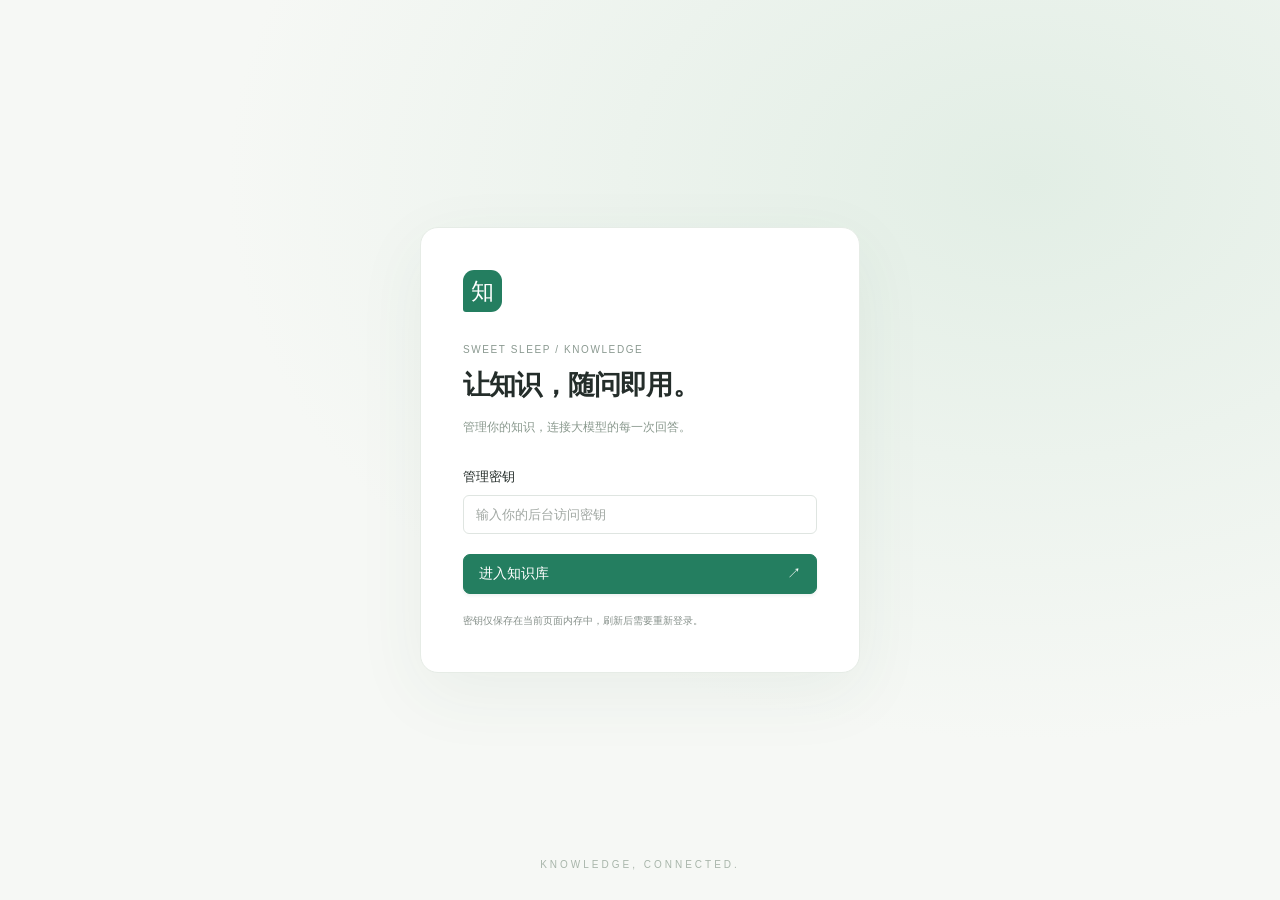
<file: knowledge/index.html>
<!doctype html>
<html lang="zh-CN">
<head><meta charset="utf-8"><meta name="viewport" content="width=device-width,initial-scale=1"><meta name="robots" content="noindex,nofollow"><title>知屿 · 知识库工作台</title><link rel="stylesheet" href="/knowledge/style.css?v=20261009-member-impression"><script src="/knowledge/app.js?v=20261009-member-impression" defer></script></head>
<body>
<div id="login" class="login-shell"><form id="login-form" class="login-card"><div class="brand-icon">知</div><div class="eyebrow">SWEET SLEEP / KNOWLEDGE</div><h1>让知识，随问即用。</h1><p>管理你的知识，连接大模型的每一次回答。</p><label>管理密钥<input id="token" type="password" required autocomplete="current-password" placeholder="输入你的后台访问密钥"></label><button class="primary" type="submit">进入知识库 <span>↗</span></button><p id="login-error" class="error" role="alert"></p><small>密钥仅保存在当前页面内存中，刷新后需要重新登录。</small></form><div class="login-note">KNOWLEDGE, CONNECTED.</div></div>
<div id="workspace" class="workspace" hidden>
  <aside class="sidebar"><a class="brand" href="/knowledge/"><span class="brand-icon">知</span><span>知屿 <small>KNOWLEDGE</small></span></a><div class="workspace-label">个人工作空间 <span>⌄</span></div><div class="nav-caption">工作台</div><nav><button data-view="documents" class="nav-item active"><span>▤</span> 知识库 <i id="base-count">0</i></button><button data-view="stickers" class="nav-item"><span>☺</span> 表情包库</button><button data-view="qa" class="nav-item"><span>?</span> QA 知识库</button><button data-view="learning"><span>↗</span>持续学习</button><button data-view="aliases" class="nav-item"><span>⇄</span> 实体别名</button><button data-view="retrieve" class="nav-item"><span>⌕</span> 召回测试</button><button data-view="traces" class="nav-item"><span>≡</span> 对话 Trace</button><button data-view="group-memories" class="nav-item"><span>♧</span> 群聊记忆</button><button data-view="integration" class="nav-item"><span>⌘</span> API 接入</button><button data-view="settings" class="nav-item"><span>⚙</span> 模型设置</button><button data-view="moderation" class="nav-item"><span>⌁</span> 敏感词</button></nav><div class="sidebar-bottom"><div class="status-dot"></div> 私有知识空间<button id="logout" class="text-btn">退出</button></div></aside>
  <main><header class="topbar"><span>工作台 <b>/</b> <span id="breadcrumb">知识库</span></span><a href="/">Sweet Sleep ↗</a></header><div class="main-content">
    <section class="page-title"><div><div class="eyebrow">YOUR KNOWLEDGE, READY FOR AI</div><h1 id="page-title">知识库</h1><p id="page-subtitle">把分散的信息，变成有据可依的回答。</p></div><button id="create-base" class="primary">＋ 新建知识库</button></section>
    <section id="view-documents" class="view"><div id="stats" class="stats"></div><div id="base-list" class="base-list"></div><div id="no-base" class="empty panel" hidden><div class="empty-icon">▤</div><h2>第一份知识，从这里开始</h2><p>创建一个知识库，然后添加文本或导入 Markdown、TXT 文档。</p><button id="first-base" class="primary">＋ 创建知识库</button></div><section id="document-panel" class="panel" hidden><div class="panel-heading"><div><h2 id="selected-base-name"></h2><p id="selected-base-description"></p></div><div class="actions"><button id="edit-base">知识库设置</button><button id="embed-base">生成向量</button></div></div><div class="toolbar"><label class="search-label"><span>⌕</span><input id="doc-search" placeholder="搜索文档标题或内容" aria-label="搜索文档"></label><div class="actions"><button id="import-doc">↥ 导入文档</button><button id="create-doc" class="primary">＋ 添加文档</button><input id="file-input" type="file" accept=".txt,.md,.markdown" hidden></div></div><div class="table-wrap"><table><thead><tr><th>文档名称</th><th>分段</th><th>字数</th><th>更新时间</th><th>操作</th></tr></thead><tbody id="document-list"></tbody></table></div><div id="no-documents" class="empty" hidden><h3>准备好添加第一份文档了</h3><p>内容保存后自动分段，即可进行关键词召回。</p></div><div class="panel-footer"><span id="document-total"></span><span>TXT / Markdown · 单文档最多 10 万字符</span></div></section></section>
    <section id="view-stickers" class="view" hidden><div class="panel form-panel"><h2>表情包库</h2><p class="muted">所有群共享。模型按名称选择，每次最多附一张；图片发送失败时保留文字回复。</p><form id="sticker-add"><label>表情包名字<input name="name" maxlength="60" placeholder="可留空，模型看图自动命名"></label><div id="sticker-drop" class="sticker-drop"><label>拖拽图片到这里，或点击选择<input id="sticker-file" name="file" type="file" accept="image/png,image/jpeg,image/gif" aria-label="上传图片"></label><p id="sticker-file-info" class="hint" role="status">PNG / JPG / GIF，每次一张，最大 5 MB</p><img id="sticker-upload-preview" class="sticker-preview" alt="待上传表情包预览" hidden><button id="sticker-file-clear" type="button" hidden>移除图片</button></div><label>或填写已有图片路径<input name="path" maxlength="2000" placeholder="/stickers/开心.png 或公开 HTTPS 图片地址"></label><p class="hint">支持 PNG / JPG / GIF。本站路径需先有对应图片，也支持 /www/wwwroot/myweb/ 下的图片路径。选择图片后点击添加，会上传到服务器并自动填写路径；单张最大 5 MB。名称留空将调用视觉模型自动命名，填了名字则不调用。模型可选 0 或 1 张，例如 [玲纱-开心]。</p><button class="primary" type="submit">添加表情包</button></form></div><div class="panel table-wrap"><table class="aliases-table sticker-table"><thead><tr><th>预览</th><th>名字</th><th>图片路径</th><th>启用</th><th>操作</th></tr></thead><tbody id="sticker-rows"></tbody></table><p id="sticker-empty" class="muted">还没有表情包，添加图片路径后即可使用。</p></div></section>
<section id="view-qa" class="view" hidden><section class="panel"><div class="panel-heading"><div><div class="section-kicker">QUESTIONS / ANSWERS</div><h2>QA 知识库</h2><p>常见问法写在 Q，参考答案写在 A，修改后逐行保存。模型置信度达到80%自动生效，否则需要确认后才参与检索。</p></div><button id="add-qa" class="primary">＋ 新增 QA</button></div><div class="toolbar aliases-toolbar"><label>所属知识库<select id="qa-base"></select></label><label class="search-label"><span>⌕</span><input id="qa-search" aria-label="搜索问题 Q" placeholder="搜索问题 Q"></label><label class="checkbox"><input id="qa-pending" type="checkbox">只看待确认</label><button id="refresh-qa">查询 / 刷新</button></div><div class="table-wrap"><table class="qa-table"><thead><tr><th>Q · 问题 <small>参与检索</small></th><th>A · 答案 <small>给模型参考</small></th><th>操作</th></tr></thead><tbody id="qa-rows"></tbody></table></div><div id="qa-empty" class="empty" hidden><h3>还没有 QA 条目</h3><p>点击“新增 QA”，整理常见问题的标准答案。</p></div><div class="panel-footer"><span id="qa-status" role="status"></span><div class="actions"><button id="qa-prev" disabled>上一页</button><button id="qa-next" disabled>下一页</button></div></div></section><p class="hint">机器人只在 Q 中匹配关键词。命中后的 A 会与文档一起作为回答依据，聊天回复不标注来源。</p></section>
    <section id="view-aliases" class="view" hidden><section class="panel aliases-panel"><div class="panel-heading"><div><div class="section-kicker">ENTITY / ALIASES</div><h2>实体与别名</h2><p>一行一个实体，修改后保存该行即可生效。</p></div><button id="add-alias" class="primary" type="button">＋ 新增实体</button></div><div class="toolbar aliases-toolbar"><label>所属知识库<select id="aliases-base"></select></label><label class="search-label"><span>⌕</span><input id="alias-search" aria-label="搜索实体或别名" placeholder="搜索实体或别名"></label></div><div class="table-wrap"><table class="aliases-table"><thead><tr><th scope="col">实体标准名</th><th scope="col">别名 <span>用逗号或换行分隔</span></th><th scope="col">状态</th><th scope="col">操作</th></tr></thead><tbody id="alias-rows"></tbody></table></div><div id="aliases-empty" class="empty" hidden><div class="empty-icon">⇄</div><h3>添加第一个实体</h3><p>例如：标准名「凯伊」，别名「kei」。</p></div><div class="panel-footer"><span id="aliases-status" role="status"></span><span>英文忽略大小写 · 每个实体最多20个别名</span></div></section><p class="hint">命中别名后，机器人会自动补充名称对应说明，并使用标准名检索。</p></section>
    <section id="view-retrieve" class="view" hidden><div class="retrieve-grid"><form id="retrieve-form" class="panel form-panel"><div class="section-kicker">01 / QUERY</div><h2>试着问一个问题</h2><label>知识库<select id="retrieve-base" required></select></label><label>检索方式<select id="retrieve-mode"><option value="keyword">关键词 · BM25</option><option value="vector">向量 · 语义相似度</option><option value="hybrid">混合 · BM25 + 向量</option></select></label><label>你的问题<textarea id="retrieve-query" rows="6" maxlength="2000" placeholder="例如：如何申请退款？"></textarea></label><details><summary>分组关键词检索（可选）</summary><label>关键词组 JSON<textarea id="retrieve-groups" rows="3" maxlength="2000" placeholder='[["凯伊","价格"],["kei","定金"]]'></textarea><small>每组部分命中即可召回，命中不同关键词越多排名越靠前。填写后以关键词组为准，仅支持关键词模式；留空则按上方问题检索。</small></label></details><div class="form-row"><label>返回分段数 Top K<input id="retrieve-top-k" type="number" value="5" min="1" max="20" required></label><label>上下文字符上限<input id="context-budget" type="number" value="12000" min="100" max="40000" required></label></div><button class="primary full" type="submit">开始召回 ↗</button><p class="hint">关键词可直接使用。向量与混合检索需配置模型并生成向量。</p></form><section class="panel result-panel"><div class="panel-heading"><div><div class="section-kicker">02 / RESULTS</div><h2>召回结果</h2></div><span id="result-meta" class="badge">等待查询</span></div><div id="results"><div class="empty"><div class="empty-icon">⌕</div><h3>找到回答背后的依据</h3><p>输入问题，查看命中的原文片段和来源。</p></div></div><div id="context-actions" class="panel-footer" hidden><span>含文档与分段引用，可用于 RAG</span><button id="copy-context">复制 Context</button></div></section></div></section>
    <section id="view-traces" class="view" hidden><section class="panel"><div class="panel-heading"><div><div class="section-kicker">OBSERVABILITY / 7 DAYS</div><h2>对话 Trace</h2><p>查询最近7天的问题、检索过程与回复。从功能上线后开始记录。</p></div></div><form id="trace-filter" class="trace-filters"><label>知识库<select id="trace-base"><option value="">全部知识库</option></select></label><label>关键词<input id="trace-query" placeholder="问题、回复、检索词" maxlength="200"></label><label>开始时间<input id="trace-start" type="datetime-local"></label><label>结束时间<input id="trace-end" type="datetime-local"></label><label>来源<select id="trace-origin"><option value="">全部来源</option><option value="qq_group">QQ 群聊</option><option value="qq_private">QQ 私聊</option><option value="preview">后台预览</option><option value="api">API</option></select></label><label>任务类型<select id="trace-mode"><option value="">全部任务</option><option value="model">模型回答</option><option value="summary">群聊总结</option><option value="harassment_review">性骚扰判断</option><option value="impressions">维护群友印象</option><option value="busy">模型繁忙</option><option value="unavailable">模型未启用</option><option value="document">原文回退</option><option value="handoff">转人工</option><option value="quota">今日额度用完</option><option value="error">异常</option><option value="running">未完成</option><option value="moderation">敏感词触发撤回</option></select></label><label class="checkbox"><input id="trace-harassment-only" type="checkbox">只看性骚扰审核命中</label><label>用户 OpenID<input id="trace-user" placeholder="精确匹配用户" maxlength="128"></label><label>群 OpenID<input id="trace-group" placeholder="精确匹配群" maxlength="128"></label><button class="primary" type="submit">查询 / 刷新</button></form><div class="table-wrap"><table class="trace-table"><thead><tr><th>时间 / 来源</th><th>问题</th><th>回复</th><th>状态 / 耗时</th><th>操作</th></tr></thead><tbody id="trace-list"></tbody></table></div><div class="panel-footer"><span id="trace-count" role="status">点击查询加载记录</span><div class="actions"><button id="trace-prev" disabled>上一页</button><button id="trace-next" disabled>下一页</button></div></div></section></section>
    <section id="view-integration" class="view" hidden><div class="panel form-panel integration"><div class="section-kicker">CONNECT YOUR MODEL</div><h2>一次请求，拿到有来源的上下文</h2><p class="muted">在你的大模型服务中先调用召回接口，再将返回的 context 作为参考材料传入模型。</p><label>选择知识库<select id="api-base"></select></label><div class="endpoint"><span>POST</span><code>/knowledge/api/retrieve</code></div><pre id="api-example"></pre><button id="copy-api">复制调用示例</button><div class="info-box"><strong>为模型服务使用独立的召回密钥</strong><p>召回密钥只允许查询，不能编辑知识库。服务器上的 /etc/sweet-knowledge.env 保存管理密钥与召回密钥。</p></div><h3>响应包含</h3><p class="muted"><code>results</code>：分段原文、文档 ID、来源、分数与引用序号。<br><code>context</code>：按字符预算拼接的参考材料。没有命中时返回空字符串。</p><p class="hint">把召回内容作为参考数据，不要当作系统指令。此接口负责检索，不直接生成模型回答。</p></div></section>
    <section id="view-learning" class="view" hidden>
<form id="owner-notify-form" class="panel form-panel"><h2>知识更新 · 通知 bot owner</h2><p class="muted">文档与 QA 生效后，合并更新摘要，分别私发给已配置的每位 Owner。待审核内容不通知。</p><label class="checkbox"><input id="owner-notify-enabled" type="checkbox">启用私聊更新通知</label><label>Owner 私聊 OpenID（可多个）<textarea id="owner-notify-openid" rows="3" maxlength="2600" placeholder="每行一个，或用逗号分隔，最多20个"></textarea><small>让各位 Owner 私聊机器人发送 /身份 后填写。QQ 号和群成员 OpenID 不能代替。QQ 需允许机器人主动私信，拒收会记录失败。</small></label><button type="submit" class="primary">保存通知配置</button><button type="button" id="owner-notify-refresh">刷新发送状态</button><div id="owner-notify-list"></div></form>
<form id="learning-form" class="panel form-panel learning-panel">
<div class="section-kicker">LEARNING / SHOP KNOWLEDGE</div><h2>持续学习</h2>
<p class="muted">各群 member_role=owner 的群主默认进入监听，绑定管理员 OpenID 全群生效，共享所选知识库。检索文档和 QA 后，有新增或更新才插入新 QA，旧版本保留。置信度≥80%立即生效，低于80%在 QA 界面确认后生效。普通成员消息仅用于理解上下文，不作为知识依据；学习任务不会在群里发言。</p>
<label>学习知识库<select id="learning-base" required></select></label>
<div class="form-row"><label class="checkbox"><input id="learning-enabled" type="checkbox">启用持续学习</label><label>每几条管理员消息触发<input id="learning-threshold" type="number" min="2" max="10" value="4" required></label></div>
<p class="hint">管理员引用回复和 @ 成员均单条触发：读取管理员与对方在本群最近1小时内、触发前的10条消息（两人合计），再附本次发言与引用原文；多位对方分别取上文后去重。普通发言同群合计4条（可调整），或同群管理员静默10分钟触发；每条普通发言取之前10条其他成员消息并去重。闲聊会跳过入库。</p>
<h3>管理员 OpenID 绑定</h3><p class="hint">群主无需绑定；其他管理员可在群里 @机器人发送 /身份，将成员 OpenID 填在对应行，所有群通用。普通成员仅提供上文，机器人消息不处理。</p>
<div class="table-wrap"><table class="aliases-table"><thead><tr><th>QQ 号</th><th>成员 OpenID（全群通用）</th><th>操作</th></tr></thead><tbody id="learning-bindings"></tbody></table></div>
<button id="learning-add-binding" type="button">＋ 添加绑定行</button>
<label>学习提示词<textarea id="learning-prompt" rows="9" maxlength="12000" required></textarea></label>
<p class="hint">自动知识按条保存为新 QA，原有文档与旧 QA 保留，旧版本不再参加 QA 召回。QA 界面区分人工与模型写入，模型来源原文随 QA 长期保留用于 Debug。相同实体、属性、适用范围的冲突优先采用更新时间较新的资料。学习历史保留7天，可查看新增和更新前后的内容。</p>
<div class="info-box">加群后，请群主在手机 QQ 的机器人设置中，把「机器人可获取的群聊消息范围」设为「获取群内全部消息」。客服仍只在被 @ 时回复。</div>
<div class="actions"><button class="primary" type="submit">保存学习配置</button><button id="learning-restore" type="button">恢复学习提示词</button></div><p id="learning-status" class="hint" role="status"></p>
</form>
<section class="panel aliases-panel"><div class="panel-heading"><div><h2>学习 Trace</h2><p id="learning-pending">触发方式、判断依据、引用上下文、知识更新过程 · 保留7天</p></div><button id="learning-refresh" type="button">刷新任务</button></div><div class="table-wrap"><table class="trace-table"><thead><tr><th>触发时间 / 方式</th><th>群 OpenID</th><th>状态</th><th>操作</th></tr></thead><tbody id="learning-jobs"></tbody></table></div></section>
</section>

<section id="view-settings" class="view" hidden><form id="answer-settings-form" class="panel form-panel settings-panel answer-settings"><div class="section-kicker">CUSTOMER SERVICE / DEEPSEEK</div><h2>客服回答模型</h2><p class="muted">群里仅被 @ 时处理：生成 2–5 组关键词（每组最多6词）（原文与关键词一起检索，部分命中即可召回），合并去重检索结果，再根据资料直接回答。检索词生成和回答均使用同一用户最近30分钟的问答理解追问，群聊与私聊分别维护上下文。普通对话每天10条，群聊与私聊共享，北京时间零点恢复；俳句和对联合计每天3次，使用独立额度。配置保存后，下次提问立即生效。</p><label class="checkbox"><input id="answer-enabled" type="checkbox">启用大模型回答</label><div id="answer-status" class="info-box">正在读取配置…</div><label>回答模型<input id="answer-model" value="deepseek-flash" required maxlength="100"></label><p class="hint">DeepSeek 官方接口 · https://api.deepseek.com/chat/completions</p><label>DeepSeek API Key<input id="answer-key" type="password" autocomplete="new-password" placeholder="输入 DeepSeek API Key"><small id="answer-key-status">密钥仅存放于服务器，不会返回浏览器。</small></label><label class="checkbox"><input id="answer-clear-key" type="checkbox">清除已保存的 DeepSeek API Key</label><h3>PE1 · 生成检索词</h3><p class="hint">使用与 PE2 相同的最近30分钟历史问答，补全追问的实体和意图。加入已生效 QA 的问题示例，首次检索为空时带上失败分组重试一次。当前日期与星期按北京时间提供。固定提示词与历史放在前面，本次问题及别名放在末尾，以利于前缀缓存命中。</p><label>检索词提示词<textarea id="keyword-prompt" rows="8" maxlength="12000" required></textarea></label><button id="restore-keyword-prompt" type="button">恢复检索词提示词</button><h3>PE2 · 组织回复</h3><p class="hint">接收文档、QA 参考答案、别名说明及最近30分钟的历史问答；按照此提示词组织语言和语气。</p><label>System Prompt<textarea id="answer-prompt" rows="12" maxlength="12000" required></textarea></label><button id="restore-prompt" type="button">恢复初版提示词</button><label>管理员称呼<input id="admin-name" value="落落" maxlength="40" required><small>没找到答案时，会提示联系这个名字的管理员。</small></label><label>管理员 QQ 号<input id="admin-qq" value="471718054" inputmode="numeric" pattern="[1-9][0-9]{4,11}" required><small>作为人工联系信息；真正艾特需继续配置该群内的管理员 OpenID。</small></label><label>群主 / 管理员接管配置<textarea id="handoff-groups" rows="3" placeholder="每行：群OpenID 管理员OpenID（可再填其他管理员，以空格分隔）"></textarea><small>让管理员在对应群里 @机器人发送 /身份，即可获得群和自己的 OpenID。每群最多3人；这里指定的成员才会在转人工时被艾特。未配置时仅提示联系管理员，不会假装已通知。</small></label><h3>QQ群新人欢迎</h3><p class="hint">成员加入群聊时发送。保存后立即生效；群友引用公告的提醒会包含在默认欢迎词中。</p><label>入群欢迎词<textarea id="group-welcome" rows="5" maxlength="1000" required></textarea></label><div class="info-box">余额不足、密钥失效、超时、关闭模型或未填密钥时，只返回最相关文档片段。检索词生成异常时使用本地检索，仍进入 PE2；资料不足时由 PE2 组织转人工回复。文档和模型输出不能自行指定艾特对象。</div><div class="actions"><button class="primary" type="submit">保存客服配置</button><button id="test-answer-model" type="button">测试已保存模型</button></div><p id="answer-test-status" class="hint" role="status"></p></form>
<form id="answer-preview-form" class="panel form-panel settings-panel answer-settings"><div class="section-kicker">PREVIEW</div><h2>客服回复测试</h2><p class="muted">使用已保存的配置，预览机器人回复，不发送 QQ 消息。</p><label>知识库<select id="answer-base" required></select></label><label>测试问题<textarea id="answer-query" rows="3" maxlength="2000" required placeholder="例如：今天几点营业？"></textarea></label><button class="primary full" type="submit">预览回复</button><button id="clear-preview-history" type="button">清空预览对话</button><div id="answer-preview" class="info-box" role="status">填写问题后查看回复、回退或转人工结果。</div></form><form id="settings-form" class="panel form-panel settings-panel"><div class="section-kicker">EMBEDDING PROVIDER</div><h2>连接你的向量模型</h2><p class="muted">支持 OpenAI 兼容的 Embeddings API。文档分段与查询文本将发送到你配置的服务。</p><label>Base URL<input id="embedding-url" type="url" placeholder="https://api.example.com/v1" maxlength="500"><small>填到 /v1 或对应 API 前缀，系统自动追加 /embeddings。</small></label><label>模型名称<input id="embedding-model" placeholder="服务商提供的 Embedding 模型名" maxlength="200"></label><label>API Key<input id="embedding-key" type="password" autocomplete="new-password" placeholder="输入服务商密钥"><small id="key-status">密钥仅存放于服务器，不会返回浏览器。</small></label><label class="checkbox"><input id="clear-key" type="checkbox">清除已保存的 API Key</label><div class="info-box">保存配置会使已有向量失效。请回到知识库点击「生成向量」，完成后再使用向量或混合检索。关键词检索不受影响。</div><div class="actions"><button class="primary" type="submit">保存模型配置</button><button id="test-model" type="button">测试已保存配置</button></div><p id="model-test-result" class="hint" role="status"></p></form></section>
    <section id="view-moderation" class="view" hidden>
      <section class="moderation-summary">
        <div id="moderation-stats" class="info-box moderation-stats" role="status">正在读取命中统计…</div>
        <div id="moderation-candidates" class="panel moderation-candidates"><strong>待审核词条</strong><p class="hint">正在读取…</p></div>
      </section>
      <section class="panel moderation-panel">
        <div class="panel-heading"><div><div class="section-kicker">GROUP CHAT / WORD FILTER</div><h2>敏感词规则</h2><p>普通词直接添加。需要同音或形近变体时，用多个选项段组合；每段也可以允许为空。</p><p class="hint">匹配前先忽略 URL。展开后的词若带括号、标点或表情符号，消息中也必须包含对应符号；无符号词才去除消息符号匹配。两种方式都忽略空白并统一大小写、全半角。</p></div><button id="moderation-refresh" type="button">刷新</button></div>
        <div class="moderation-workspace">
          <form id="moderation-rule-form" class="moderation-builder">
            <h3 id="moderation-builder-title">添加规则</h3>
            <p class="hint">按顺序拼出要匹配的内容。拖动段落左侧的手柄可排序，也可以用上下箭头；段落之间的“在此添加”可插入固定文本或选项段。</p>
            <div id="moderation-rule-builder"></div>
            <div class="actions moderation-builder-actions"><button id="add-rule-text" type="button">末尾添加固定文本</button><button id="add-rule-choice" type="button">末尾添加选项段</button><button id="reset-rule-builder" type="button">清空</button></div>
            <div id="moderation-rule-preview" class="rule-preview" aria-live="polite">添加文字或选项段，查看匹配组合预览。</div>
            <button id="moderation-rule-submit" class="primary" type="submit">加入列表</button>
            <details class="bulk-rule-add"><summary>批量添加普通词</summary><p class="hint">每行一条，按字面匹配；适合一次粘贴多个完整词语。</p><textarea id="moderation-bulk-words" rows="4" maxlength="10000" placeholder="每行一个，例如：\ncbz\n中出"></textarea><button id="moderation-bulk-submit" type="button">批量加入</button></details>
          </form>
          <div class="moderation-rule-library"><div class="rule-library-heading"><div><h3>当前规则</h3><p class="hint">最多100条。勾选“允许这一段为空”，可让中间内容省略；例如“射”+可选的“你”+“进去”，也会匹配“射进去”。</p></div><div class="rule-counts"><span id="moderation-rule-count" class="badge">0 / 100 条</span><span id="moderation-expansion-count" class="badge">0 / 2000 组合</span></div></div><div id="moderation-rule-list" class="moderation-rule-list"></div></div>
        </div>
        <form id="moderation-settings-form" class="moderation-settings-row">
          <label class="checkbox"><input id="harassment-warning-enabled" type="checkbox">启用性骚扰提醒</label>
          <span class="hint">关闭后仍会统计并尝试撤回，只不发送提醒。</span>
          <label class="checkbox"><input id="impression-harassment-review-enabled" type="checkbox">启用自动印象任务的性骚扰判断</label>
          <span class="hint">关闭后跳过判断；每100条发言的印象维护由下方独立开关控制。撤回也由独立开关控制。</span>
          <label class="checkbox"><input id="impression-maintenance-enabled" type="checkbox">启用每100条发言的群友印象维护</label>
          <span class="hint">关闭后批次仍会记录 Trace 并结单，但不调用印象模型、不写入群友印象；普通对话记忆保持不变。</span>
          <label class="checkbox"><input id="impression-harassment-recall-enabled" type="checkbox">启用自动印象审核的性骚扰撤回</label>
          <span class="hint">默认关闭；关闭时仍会审核并记录 Trace，不调用撤回接口。观察命中准确率后可在这里开启。</span>
          <div class="harassment-mute-config">
            <label class="checkbox"><input id="harassment-mute-enabled" type="checkbox">启用自动禁言</label>
            <div class="harassment-mute-controls">
              <label>10分钟内触发次数<input id="harassment-mute-threshold" type="number" min="1" max="20" step="1" value="3" required></label>
              <label>禁言时长（分钟）<input id="harassment-mute-duration" type="number" min="1" max="1440" step="1" value="10" required></label>
            </div>
            <p class="hint">命中性骚扰短语或后台敏感词的群聊发言会计入次数；命中即记录，再尝试撤回。开关默认关闭。</p>
          </div>
          <button class="primary" type="submit">保存规则与处置设置</button><span id="moderation-save-status" class="hint" role="status"></span>
        </form>
      </section>
    </section>
    <section id="view-group-memories" class="view" hidden><section class="panel group-memory-panel"><div class="panel-heading"><div><div class="section-kicker">GROUP CHAT / MEMORY</div><h2>群聊记忆</h2><p>按知识库和群聊管理共享长期记忆。群友印象可追加一句或全量覆盖；OpenID 不会显示在列表中。</p></div><button id="group-memory-refresh" type="button">刷新</button></div><div class="toolbar aliases-toolbar"><label>知识库<select id="group-memory-base"></select></label><label>群聊<select id="group-memory-group"><option value="">请选择群聊</option></select></label></div><div id="group-memory-status" class="info-box">选择一个群聊后查看记忆。</div><div class="table-wrap"><table class="aliases-table group-memory-table"><thead><tr><th>记忆内容</th><th>来源</th><th>更新时间</th><th>操作</th></tr></thead><tbody id="group-memory-rows"></tbody></table></div><div id="group-memory-empty" class="empty" hidden><h3>这个群还没有长期记忆</h3><p>群友明确要求记住的内容会在这里显示。</p></div><div class="panel-footer"><span id="group-memory-count">请选择群聊</span><div class="actions"><button id="group-memory-toggle" type="button" disabled>暂停记忆</button><button id="group-memory-clear" class="danger" type="button" disabled>清空本群记忆</button></div></div></section><p class="hint">记忆内容只用于客服上下文，不代替店铺资料。删除或清空后不可恢复；暂停只停止读取和更新，不会删除已有内容。</p></section>
    <footer class="footer"><span>知屿 · Sweet Sleep</span><span>从信息到知识，从知识到回答。</span></footer>
  </div></main>
</div>
<dialog id="base-dialog"><form id="base-form"><div class="dialog-heading"><h2 id="base-dialog-title">新建知识库</h2><button type="button" class="close-dialog" aria-label="关闭">×</button></div><label>知识库名称<input id="base-name" required maxlength="100" placeholder="例如：产品帮助中心"></label><label>描述<textarea id="base-description" rows="3" maxlength="1000" placeholder="这些知识会帮助回答什么问题？"></textarea></label><div class="form-row"><label>分段长度（字符）<input id="chunk-size" type="number" value="600" min="100" max="2000" required></label><label>重叠长度（字符）<input id="chunk-overlap" type="number" value="80" min="0" max="999" required></label><label>默认 Top K<input id="base-top-k" type="number" value="5" min="1" max="20" required></label></div><p class="hint">重叠长度需小于分段长度的一半。修改分段配置会重新分段并清除旧向量。</p><div class="dialog-actions"><button id="delete-base" type="button" class="danger" hidden>删除知识库</button><button type="submit" class="primary">保存知识库</button></div></form></dialog>
<dialog id="doc-dialog" class="wide-dialog"><form id="doc-form"><div class="dialog-heading"><h2 id="doc-dialog-title">添加文档</h2><button type="button" class="close-dialog" aria-label="关闭">×</button></div><label>文档标题<input id="doc-title" required maxlength="200" placeholder="给文档起一个清晰的标题"></label><label>来源（选填）<input id="doc-source" maxlength="1000" placeholder="链接、文件名或来源说明"></label><label>正文<textarea id="doc-content" class="editor" rows="14" required maxlength="100000" placeholder="粘贴文本或 Markdown 内容…"></textarea></label><div class="dialog-actions"><span class="hint">保存后可立即进行关键词检索</span><button type="submit" class="primary">保存文档</button></div></form></dialog>
<dialog id="group-impression-dialog" class="wide-dialog"><div class="dialog-heading"><h2 id="group-impression-title">编辑群友印象</h2><button id="group-impression-close" type="button" class="close-dialog" aria-label="关闭">×</button></div><p id="group-impression-help" class="hint">每条印象最多235字。可追加一句新观察，或覆盖为完整印象。</p><label>新增一句话<input id="group-impression-sentence" maxlength="235" placeholder="只追加这一句"></label><label>完整印象<textarea id="group-impression-text" rows="5" maxlength="235"></textarea></label><div class="dialog-actions"><button id="group-impression-append" type="button">追加一句话</button><button id="group-impression-replace" type="button" class="primary">全量覆盖</button></div></dialog><dialog id="confirm-dialog"><form method="dialog"><h2 id="confirm-title">确认删除</h2><p id="confirm-message"></p><div class="dialog-actions"><button value="cancel">取消</button><button value="delete" class="danger">确认删除</button></div></form></dialog>
<div id="toast" role="status" hidden></div>


<dialog id="trace-dialog" class="trace-dialog"><div class="dialog-heading"><h2>对话详情</h2><button id="close-trace" class="close-dialog" aria-label="关闭对话详情">×</button></div><div id="trace-detail"></div></dialog>

<dialog id="learning-dialog" class="trace-dialog"><div class="dialog-heading"><h2>知识更新 Trace</h2><button id="learning-close" type="button" aria-label="关闭学习详情">×</button></div><div id="learning-detail"></div></dialog>
</body></html>
</file>
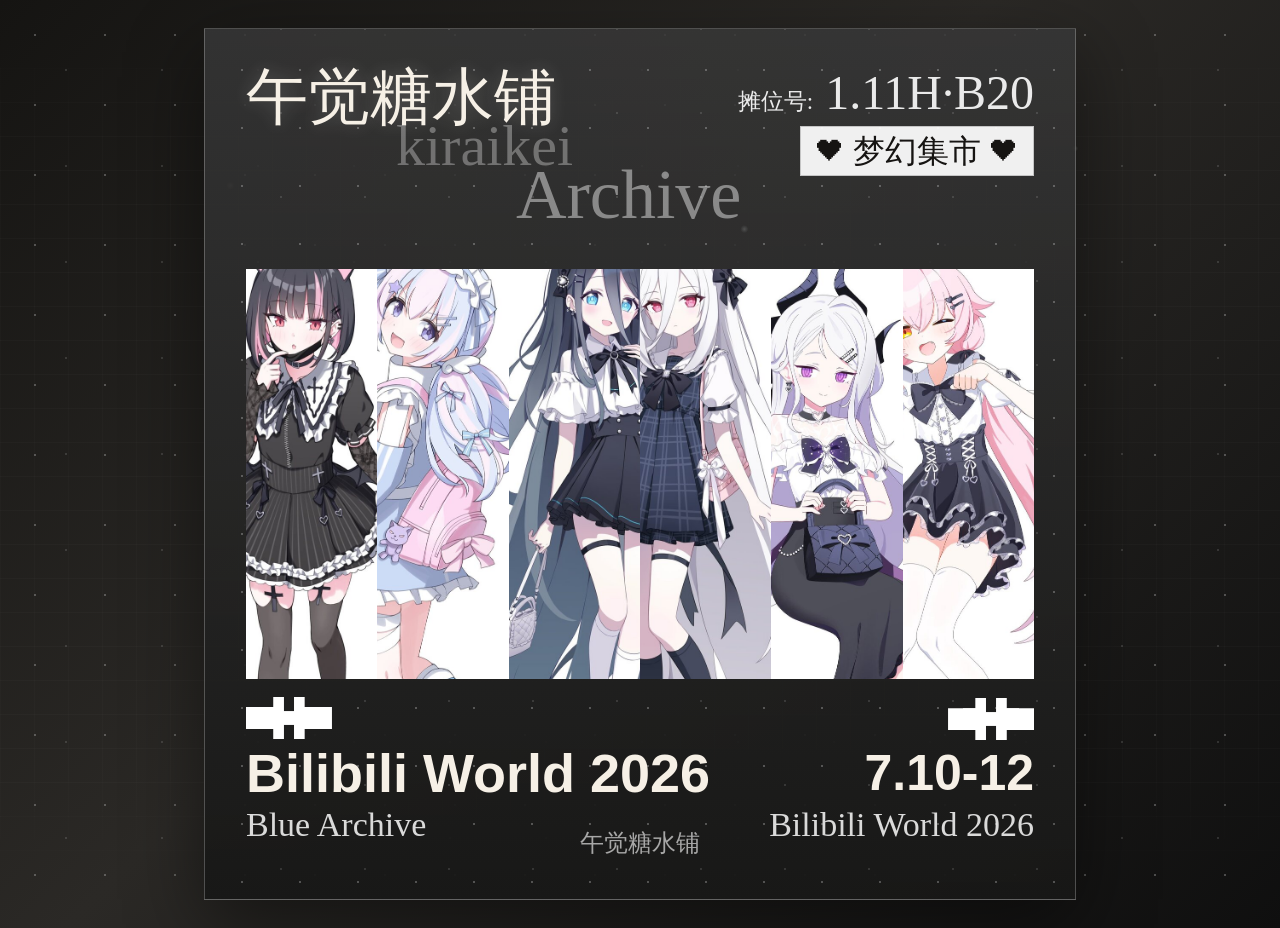
<file: menu/index.html>
<!doctype html>
<html lang="zh-CN">
<head>
  <meta charset="utf-8">
  <meta name="viewport" content="width=device-width, initial-scale=1, viewport-fit=cover">
  <title>午觉糖水铺 Menu</title>
  <style>
    :root {
      color-scheme: dark;
      --ink: #f6f0e6;
      --muted: rgba(246, 240, 230, 0.72);
      --paper: #fffdf7;
      --paper-soft: #f8e9ee;
      --poster-width: min(94vw, calc(100svh - 28px), 920px);
    }

    * {
      box-sizing: border-box;
    }

    html,
    body {
      min-height: 100%;
      margin: 0;
      background:
        radial-gradient(circle at 18% 20%, rgba(255, 255, 255, 0.18), transparent 4px),
        radial-gradient(circle at 84% 16%, rgba(255, 255, 255, 0.18), transparent 3px),
        radial-gradient(circle at 50% 82%, rgba(255, 255, 255, 0.12), transparent 6px),
        linear-gradient(135deg, #151412 0%, #2b2926 45%, #0f0f0f 100%);
      color: var(--ink);
      font-family: -apple-system, BlinkMacSystemFont, "PingFang SC", "Hiragino Sans GB", "Microsoft YaHei", sans-serif;
    }

    body::before {
      position: fixed;
      inset: 0;
      pointer-events: none;
      content: "";
      opacity: 0.15;
      background-image:
        linear-gradient(rgba(255, 255, 255, 0.15) 1px, transparent 1px),
        linear-gradient(90deg, rgba(255, 255, 255, 0.11) 1px, transparent 1px);
      background-size: 34px 34px;
      mask-image: linear-gradient(to bottom, transparent, #000 16%, #000 86%, transparent);
    }

    body::after {
      position: fixed;
      inset: 0;
      pointer-events: none;
      content: "";
      opacity: 0.55;
      background-image:
        radial-gradient(circle, rgba(255, 255, 255, 0.45) 0 1px, transparent 1.5px),
        radial-gradient(circle, rgba(255, 255, 255, 0.24) 0 1px, transparent 1.5px);
      background-position: 0 0, 18px 22px;
      background-size: 70px 70px, 96px 96px;
    }

    .menu-shell {
      position: relative;
      z-index: 1;
      display: grid;
      min-height: 100svh;
      padding: clamp(14px, 2.2vw, 28px);
      place-items: start center;
    }

    .poster {
      position: relative;
      width: var(--poster-width);
      aspect-ratio: 1 / 1;
      overflow: hidden;
      border: 1px solid rgba(255, 255, 255, 0.24);
      background:
        radial-gradient(circle at 62% 23%, rgba(255, 255, 255, 0.16), transparent 4px),
        radial-gradient(circle at 18% 74%, rgba(255, 255, 255, 0.2), transparent 5px),
        linear-gradient(180deg, rgba(55, 55, 55, 0.86), rgba(24, 24, 23, 0.96));
      box-shadow: 0 24px 72px rgba(0, 0, 0, 0.45);
    }

    .poster::before {
      position: absolute;
      inset: 0;
      pointer-events: none;
      content: "";
      opacity: 0.28;
      background-image:
        radial-gradient(circle, rgba(255, 255, 255, 0.9) 0 1px, transparent 1.5px),
        radial-gradient(circle, rgba(255, 255, 255, 0.44) 0 1px, transparent 1.5px);
      background-position: 8px 12px, 34px 42px;
      background-size: 58px 58px, 84px 84px;
    }

    .poster-content {
      position: relative;
      z-index: 1;
      display: grid;
      height: 100%;
      grid-template-rows: 23% 52% minmax(0, 1fr);
      gap: clamp(10px, 1.65vw, 18px);
      padding: clamp(20px, 3.2vw, 42px);
    }

    .poster-header {
      display: grid;
      grid-template-columns: minmax(0, 1fr) auto;
      gap: clamp(12px, 2vw, 24px);
      align-items: start;
    }

    .brand-title {
      margin: 0;
      font-family: "Songti SC", "STSong", serif;
      font-size: clamp(38px, 5vw, 62px);
      font-weight: 300;
      letter-spacing: 0;
      line-height: 0.9;
      text-shadow: 0 0 18px rgba(255, 255, 255, 0.2);
      white-space: nowrap;
    }

    .brand-script {
      display: block;
      margin-top: -0.04em;
      margin-left: clamp(70px, 12vw, 150px);
      color: rgba(255, 255, 255, 0.32);
      font-family: "Snell Roundhand", "Brush Script MT", cursive;
      font-size: clamp(30px, 5.4vw, 58px);
      line-height: 0.8;
    }

    .archive {
      display: inline-block;
      margin-left: clamp(130px, 22vw, 270px);
      color: rgba(255, 255, 255, 0.44);
      font-family: "Snell Roundhand", "Brush Script MT", cursive;
      font-size: clamp(34px, 6.2vw, 70px);
      line-height: 0.72;
    }

    .booth {
      display: grid;
      gap: 10px;
      justify-items: end;
      color: rgba(255, 255, 255, 0.9);
      text-align: right;
      white-space: nowrap;
    }

    .booth-number {
      font-family: "Songti SC", "STSong", serif;
      font-size: clamp(28px, 3.9vw, 48px);
      font-weight: 300;
      line-height: 0.95;
    }

    .booth-number small {
      font-size: 0.48em;
    }

    .market {
      display: inline-flex;
      align-items: center;
      gap: 10px;
      padding: 8px 16px;
      border: 1px solid rgba(0, 0, 0, 0.18);
      background: rgba(255, 255, 255, 0.93);
      color: #161412;
      font-size: clamp(22px, 2.5vw, 32px);
      line-height: 1;
    }

    .heart {
      font-size: 0.8em;
      line-height: 1;
    }

    .character-strip {
      position: relative;
      display: flex;
      align-items: flex-start;
      width: 100%;
      min-width: 0;
      height: 100%;
      overflow: visible;
      background: #fffdf8;
      isolation: isolate;
      transition: margin 520ms cubic-bezier(.2, .8, .2, 1), transform 520ms cubic-bezier(.2, .8, .2, 1);
    }

    .character-strip::before {
      position: absolute;
      inset: 0;
      z-index: 0;
      pointer-events: none;
      content: "";
      background: #fffdf8;
    }

    .menu-shell[data-active] .character-strip {
      margin-bottom: clamp(34px, 5.8vw, 64px);
    }

    .character-card {
      position: relative;
      display: grid;
      z-index: 1;
      min-width: 0;
      height: 100%;
      flex: 0 0 calc(100% / 6);
      grid-template-columns: minmax(0, 1fr) 0;
      overflow: hidden;
      border: 0;
      background: #fffdf8;
      border-radius: 0;
      color: #fff;
      cursor: pointer;
      font: inherit;
      margin: 0;
      outline: none;
      padding: 0;
      text-align: inherit;
      transition:
        flex 520ms cubic-bezier(.2, .8, .2, 1),
        height 520ms cubic-bezier(.2, .8, .2, 1);
      -webkit-appearance: none;
      appearance: none;
      -webkit-tap-highlight-color: transparent;
      --img-left: -30%;
      --img-top: -21%;
      --img-width: 156%;
      --img-height: 156%;
      --active-img-left: var(--img-left);
      --active-img-top: var(--img-top);
      --active-img-width: var(--img-width);
      --active-img-height: var(--img-height);
    }

    .character-card[data-character="kazusa"] {
      --img-left: -30%;
      --active-img-top: -27.628%;
      --active-img-height: 205.234%;
    }

    .character-card[data-character="reisa"] {
      --img-left: -36%;
      --active-img-top: -26.036%;
      --active-img-height: 193.412%;
    }

    .character-card[data-character="alice"] {
      --img-left: -25%;
    }

    .character-card[data-character="kei"] {
      --img-left: -32%;
    }

    .character-card[data-character="hina"] {
      --img-left: -30%;
    }

    .character-card[data-character="hoshino"] {
      --img-left: -36%;
    }

    .character-card:hover,
    .character-card:focus-visible {
      z-index: 2;
    }

    .character-card.is-active {
      z-index: 3;
      height: calc(100% + clamp(70px, 9vw, 104px));
      flex-basis: calc((100% / 6) + clamp(110px, 14vw, 170px));
      grid-template-columns: minmax(0, 1fr) clamp(44px, 5vw, 58px);
    }

    .character-card::after {
      position: absolute;
      inset: 0;
      pointer-events: none;
      content: "";
      opacity: 0;
      box-shadow: inset 0 -2px 0 rgba(255, 255, 255, 0.42);
      transition: opacity 220ms ease;
    }

    .character-card:focus-visible::after {
      opacity: 1;
    }

    .character-figure {
      position: relative;
      display: grid;
      width: 100%;
      height: 100%;
      min-width: 0;
      overflow: hidden;
      place-items: end center;
    }

    .character-image {
      position: absolute;
      display: block;
      left: var(--img-left);
      top: var(--img-top);
      width: var(--img-width);
      height: var(--img-height);
      max-width: none;
      object-fit: cover;
      object-position: center bottom;
      user-select: none;
    }

    .character-card.is-active .character-image {
      left: var(--active-img-left);
      top: var(--active-img-top);
      width: var(--active-img-width);
      height: var(--active-img-height);
    }

    .character-name {
      display: grid;
      align-items: end;
      justify-items: center;
      min-width: 0;
      align-self: stretch;
      color: rgba(22, 18, 18, 0.92);
      padding-bottom: clamp(16px, 2.8vw, 26px);
      font-size: clamp(17px, 2.4vw, 26px);
      font-weight: 700;
      letter-spacing: 0;
      line-height: 1.05;
      opacity: 0;
      overflow: hidden;
      text-shadow: none;
      text-orientation: mixed;
      transform: translate(4px, 10px);
      transition: opacity 220ms ease 180ms;
      visibility: hidden;
      writing-mode: vertical-rl;
    }

    .character-card.is-active .character-name {
      opacity: 1;
      visibility: visible;
    }

    .poster-footer {
      position: relative;
      display: grid;
      grid-template-columns: minmax(0, 1fr) auto;
      gap: clamp(12px, 3vw, 44px);
      align-items: end;
    }

    .footer-block {
      display: grid;
      gap: 10px;
      min-width: 0;
      padding-bottom: clamp(28px, 3.8vw, 38px);
    }

    .footer-block.center {
      position: absolute;
      right: 50%;
      bottom: 3px;
      transform: translateX(50%);
      justify-items: center;
      text-align: center;
      gap: 6px;
      padding-bottom: 0;
    }

    .footer-block.center .pixel-bow {
      display: none;
    }

    .footer-block.right {
      justify-items: end;
      text-align: right;
    }

    .pixel-bow {
      width: clamp(52px, 8vw, 86px);
      height: clamp(26px, 4vw, 42px);
      background:
        linear-gradient(90deg, transparent 0 18%, #fff 18% 32%, transparent 32% 42%, #fff 42% 58%, transparent 58% 68%, #fff 68% 82%, transparent 82%),
        linear-gradient(#fff 0 100%);
      clip-path: polygon(0 24%, 32% 24%, 32% 0, 44% 0, 44% 34%, 56% 34%, 56% 0, 68% 0, 68% 24%, 100% 24%, 100% 76%, 68% 76%, 68% 100%, 56% 100%, 56% 66%, 44% 66%, 44% 100%, 32% 100%, 32% 76%, 0 76%);
    }

    .event-title {
      margin: 0;
      font-family: Impact, "Arial Black", sans-serif;
      font-size: clamp(30px, 4.4vw, 54px);
      font-weight: 900;
      letter-spacing: 0;
      line-height: 0.9;
      white-space: nowrap;
    }

    .event-date {
      margin: 0;
      font-family: Impact, "Arial Black", sans-serif;
      font-size: clamp(30px, 4vw, 50px);
      font-weight: 900;
      letter-spacing: 0;
      line-height: 0.95;
      white-space: nowrap;
    }

    .subtext {
      color: rgba(255, 255, 255, 0.84);
      font-family: "Songti SC", "STSong", serif;
      font-size: clamp(20px, 2.8vw, 34px);
      letter-spacing: 0;
      line-height: 1;
      white-space: nowrap;
    }

    .sweet-sleep {
      color: rgba(255, 255, 255, 0.62);
      font-family: "Songti SC", "STSong", serif;
      font-size: clamp(16px, 2vw, 24px);
      line-height: 1;
    }

    @media (max-width: 760px) {
      :root {
        --poster-width: min(96vw, calc(100svh - 20px), 520px);
      }

      .menu-shell {
        min-height: 100svh;
        padding: 10px;
        place-items: start center;
      }

      .poster {
        aspect-ratio: 1 / 1.3;
      }

      .poster-content {
        grid-template-rows: 42% 34% minmax(0, 1fr);
        gap: 10px;
        padding: 14px;
      }

      .poster-header {
        grid-template-columns: 1fr;
        gap: 8px;
      }

      .brand-title {
        font-size: clamp(34px, 11vw, 54px);
      }

      .brand-script {
        margin-left: 54px;
        font-size: clamp(28px, 9vw, 44px);
      }

      .archive {
        margin-left: 116px;
        font-size: clamp(34px, 12vw, 58px);
      }

      .booth {
        justify-items: start;
        text-align: left;
      }

      .booth-number {
        font-size: clamp(30px, 10vw, 48px);
      }

      .market {
        padding: 7px 12px;
        font-size: clamp(20px, 7vw, 30px);
      }

      .character-strip {
        margin-top: 8px;
      }

      .menu-shell[data-active] .character-strip {
        margin-top: 8px;
        margin-bottom: 0;
      }

      .character-card {
        flex: 0 0 calc(100% / 6);
      }

      .character-card.is-active {
        height: calc(100% + clamp(56px, 18vw, 82px));
        flex-basis: calc((100% / 6) + clamp(78px, 24vw, 104px));
        grid-template-columns: minmax(0, 1fr) 34px;
      }

      .character-card.is-active .character-image {
        left: var(--active-img-left);
        top: var(--active-img-top);
        width: var(--active-img-width);
        height: var(--active-img-height);
      }

      .character-name {
        padding-bottom: 14px;
        font-size: clamp(14px, 4.4vw, 18px);
        transform: translate(3px, 14px);
      }

      .poster-footer {
        grid-template-columns: minmax(0, 1fr) auto;
        align-items: end;
        gap: 8px;
      }

      .footer-block {
        gap: 6px;
        padding-bottom: 0;
      }

      .footer-block.center {
        display: none;
      }

      .footer-block.right {
        justify-items: end;
        text-align: right;
      }

      .event-title {
        font-size: clamp(25px, 8vw, 34px);
        white-space: normal;
      }

      .event-date {
        font-size: clamp(25px, 8vw, 34px);
      }

      .subtext {
        font-size: clamp(16px, 4.8vw, 20px);
      }
    }

    @media (max-width: 760px) {
      .character-card[data-character="kazusa"] {
        --img-left: -65%;
        --img-top: -13.349%;
        --img-width: 234%;
        --img-height: 240.283%;
        --active-img-left: -27.946%;
        --active-img-top: -8.969%;
        --active-img-width: 100.604%;
        --active-img-height: 161.448%;
      }

      .character-card[data-character="reisa"] {
        --img-left: -76%;
        --img-top: -14%;
        --img-width: 240%;
        --img-height: 240%;
        --active-img-left: -32.676%;
        --active-img-top: -9.659%;
        --active-img-width: 103.188%;
        --active-img-height: 165.584%;
      }

      .character-card[data-character="alice"] {
        --img-left: -90%;
        --img-top: -19%;
        --img-width: 258%;
        --img-height: 258%;
        --active-img-left: -38.694%;
        --active-img-top: -13.109%;
        --active-img-width: 110.922%;
        --active-img-height: 178.007%;
      }

      .character-card[data-character="kei"] {
        --img-left: -73%;
        --img-top: -15%;
        --img-width: 250%;
        --img-height: 250%;
        --active-img-left: -31.385%;
        --active-img-top: -10.349%;
        --active-img-width: 107.483%;
        --active-img-height: 172.487%;
      }

      .character-card[data-character="hina"] {
        --img-left: -94%;
        --img-top: -32%;
        --img-width: 272%;
        --img-height: 272%;
        --active-img-left: -40.414%;
        --active-img-top: -22.078%;
        --active-img-width: 116.941%;
        --active-img-height: 187.666%;
      }

      .character-card[data-character="hoshino"] {
        --img-left: -82%;
        --img-top: -16%;
        --img-width: 268%;
        --img-height: 268%;
        --active-img-left: -35.254%;
        --active-img-top: -11.039%;
        --active-img-width: 115.222%;
        --active-img-height: 184.906%;
      }
    }

    @media (prefers-reduced-motion: reduce) {
      *,
      *::before,
      *::after {
        scroll-behavior: auto !important;
        transition-duration: 1ms !important;
        animation-duration: 1ms !important;
      }
    }
  </style>
</head>
<body>
  <main class="menu-shell" id="menuShell">
    <section class="poster" aria-label="午觉糖水铺菜单主视觉">
      <div class="poster-content">
        <header class="poster-header">
          <div class="brand">
            <h1 class="brand-title">午觉糖水铺</h1>
            <span class="brand-script">kiraikei</span>
            <span class="archive">Archive</span>
          </div>
          <div class="booth">
            <div class="booth-number"><small>摊位号:</small> 1.11H·B20</div>
            <div class="market"><span class="heart">❤</span><span>梦幻集市</span><span class="heart">❤</span></div>
          </div>
        </header>

        <div class="character-strip" aria-label="角色列表">
          <button class="character-card" type="button" data-character="kazusa" aria-label="展开杏山和纱">
            <span class="character-figure">
              <img class="character-image" src="assets/kazusa.jpg" alt="杏山和纱" draggable="false">
            </span>
            <span class="character-name">杏山和纱</span>
          </button>

          <button class="character-card" type="button" data-character="reisa" aria-label="展开宇泽玲纱">
            <span class="character-figure">
              <img class="character-image" src="assets/reisa.jpg" alt="宇泽玲纱" draggable="false">
            </span>
            <span class="character-name">宇泽玲纱</span>
          </button>

          <button class="character-card" type="button" data-character="alice" aria-label="展开天童爱丽丝">
            <span class="character-figure">
              <img class="character-image" src="assets/alice.jpg" alt="天童爱丽丝" draggable="false">
            </span>
            <span class="character-name">天童爱丽丝</span>
          </button>

          <button class="character-card" type="button" data-character="kei" aria-label="展开天童凯伊">
            <span class="character-figure">
              <img class="character-image" src="assets/kei.jpg" alt="天童凯伊" draggable="false">
            </span>
            <span class="character-name">天童凯伊</span>
          </button>

          <button class="character-card" type="button" data-character="hina" aria-label="展开空崎日奈">
            <span class="character-figure">
              <img class="character-image" src="assets/hina.jpg" alt="空崎日奈" draggable="false">
            </span>
            <span class="character-name">空崎日奈</span>
          </button>

          <button class="character-card" type="button" data-character="hoshino" aria-label="展开小鸟游星野">
            <span class="character-figure">
              <img class="character-image" src="assets/hoshino.jpg" alt="小鸟游星野" draggable="false">
            </span>
            <span class="character-name">小鸟游星野</span>
          </button>
        </div>

        <footer class="poster-footer">
          <div class="footer-block">
            <span class="pixel-bow" aria-hidden="true"></span>
            <p class="event-title">Bilibili World 2026</p>
            <span class="subtext">Blue Archive</span>
          </div>

          <div class="footer-block center">
            <span class="pixel-bow" aria-hidden="true"></span>
            <span class="sweet-sleep">午觉糖水铺</span>
          </div>

          <div class="footer-block right">
            <span class="pixel-bow" aria-hidden="true"></span>
            <p class="event-date">7.10-12</p>
            <span class="subtext">Bilibili World 2026</span>
          </div>
        </footer>
      </div>
    </section>
  </main>

  <script>
    const shell = document.getElementById('menuShell');
    const cards = Array.from(document.querySelectorAll('.character-card'));

    function setActive(card) {
      cards.forEach((item) => item.classList.toggle('is-active', item === card));
      if (card) {
        shell.dataset.active = card.dataset.character;
      } else {
        delete shell.dataset.active;
      }
    }

    cards.forEach((card) => {
      card.addEventListener('click', (event) => {
        event.stopPropagation();
        setActive(card.classList.contains('is-active') ? null : card);
      });
    });

    document.addEventListener('click', () => setActive(null));
    document.addEventListener('keydown', (event) => {
      if (event.key === 'Escape') setActive(null);
    });
  </script>
</body>
</html>
</file>
<file: knowledge/style.css>
:root{font-family:Inter,-apple-system,BlinkMacSystemFont,"Segoe UI","PingFang SC","Microsoft YaHei",sans-serif;color:#242d2a;background:#f7f8fa;font-size:14px;--green:#247e60;--border:#e7ebe9;--muted:#858f89}*{box-sizing:border-box}body{margin:0}button,input,textarea,select{font:inherit}button,a,input,textarea,select{outline-offset:4px}button{cursor:pointer;border:1px solid #dfe5e1;border-radius:7px;background:#fff;color:#4b5751;padding:10px 15px;transition:background .15s}button:hover{background:#f1f5f2}button:disabled{opacity:.55;cursor:wait}button.primary{background:var(--green);border-color:var(--green);color:white;box-shadow:0 2px 3px #165a4512}button.primary:hover{background:#196c50}.danger{color:#b04747;border-color:#eccaca}a{color:inherit;text-decoration:none}input,textarea,select{width:100%;background:white;border:1px solid #dfe5e1;border-radius:6px;color:#29352e;padding:11px 12px}textarea{resize:vertical;line-height:1.75}input:focus,textarea:focus,select:focus{outline:2px solid #24856433;border-color:var(--green)}input::placeholder,textarea::placeholder{color:#a0a7a2}label{display:block;font-size:13px;font-weight:500}label input,label textarea,label select{margin-top:9px}small,.hint{font-size:12px;line-height:1.8;color:var(--muted);font-weight:400}label small{display:block;margin-top:7px}h1,h2,h3,p{margin:0}h1{font-size:30px;letter-spacing:-.8px;font-weight:650}h2{font-size:17px;font-weight:600}h3{font-size:15px}p{line-height:1.8}button:focus-visible,a:focus-visible{outline:2px solid #247e60}[hidden]{display:none!important}.workspace{display:flex;min-height:100vh}.sidebar{width:224px;flex-shrink:0;background:#fff;border-right:1px solid var(--border);position:fixed;top:0;bottom:0;padding:32px 20px;display:flex;flex-direction:column}.brand{display:flex;gap:11px;align-items:center;font-size:23px;font-weight:650}.brand small{display:block;font-size:9px;letter-spacing:2px;line-height:1.5}.brand-icon{width:39px;height:42px;border-radius:11px 11px 11px 3px;background:var(--green);color:#fff;display:grid;place-items:center;font-size:23px;font-weight:500}.workspace-label{margin:32px 0 29px;background:#f7f8f7;border:1px solid #e9ede9;border-radius:7px;padding:11px;font-size:12px;display:flex;justify-content:space-between}.nav-caption{font-size:10px;letter-spacing:1px;color:#a2aba5;padding:0 13px 10px}.nav-item{display:flex;align-items:center;gap:13px;width:100%;text-align:left;border:0;padding:13px 14px;margin:4px 0;background:transparent;color:#737e76}.nav-item span{font-size:21px;width:20px;line-height:20px}.nav-item.active{background:#eaf4ee;color:#247e60;font-weight:600}.nav-item i{font-size:11px;font-style:normal;border-radius:4px;background:#d9e9df;padding:2px 6px;margin-left:auto}.sidebar-bottom{margin-top:auto;display:flex;align-items:center;gap:7px;font-size:11px;color:#89928c}.status-dot{width:6px;height:6px;background:#61aa7a;border-radius:50%}.text-btn{border:0;padding:5px;background:none;font-size:12px;margin-left:auto}main{margin-left:224px;min-width:0;width:calc(100% - 224px)}.topbar{height:68px;border-bottom:1px solid var(--border);display:flex;justify-content:space-between;align-items:center;padding:0 42px;font-size:12px;color:#8b948e;background:#ffffffa8}.topbar b{font-weight:400;margin:0 12px;color:#bcc3be}.topbar a{font-size:11px;color:#717f75}.main-content{max-width:1400px;margin:auto;padding:39px 42px 22px}.page-title{display:flex;justify-content:space-between;align-items:center;margin-bottom:30px;gap:18px}.eyebrow{color:#8a9990;font-size:10px;letter-spacing:1.6px;margin-bottom:12px}.page-title p{color:var(--muted);margin-top:10px;font-size:13px}.page-title button{flex-shrink:0}.stats{display:grid;grid-template-columns:repeat(3,1fr);gap:17px;margin-bottom:28px}.stat{border:1px solid var(--border);background:#fff;border-radius:9px;padding:20px 23px;display:flex;align-items:center;justify-content:space-between}.stat small{font-size:12px}.stat strong{display:block;font-size:28px;font-weight:600;margin-top:9px;letter-spacing:-1px}.stat-icon{height:43px;width:43px;border-radius:11px;background:#f3f6f4;display:grid;place-items:center;color:#749783;font-size:24px}.base-list{display:grid;grid-template-columns:repeat(3,minmax(0,1fr));gap:16px;margin-bottom:25px}.base-card{padding:21px;text-align:left;background:#fff;border:1px solid var(--border);position:relative;min-height:162px}.base-card.selected{border:1px solid #559d7c;box-shadow:0 0 0 2px #247e600a}.base-card-top{display:flex;justify-content:space-between;align-items:center;margin-bottom:13px}.base-icon{color:#478e6d;font-size:22px}.badge{display:inline-block;border-radius:4px;padding:4px 8px;font-size:10px;white-space:nowrap;background:#eef5ef;color:#658471;font-weight:400}.badge.pending{background:#faf4e7;color:#ac9058}.base-card h3{overflow:hidden;text-overflow:ellipsis;white-space:nowrap;margin-bottom:7px}.base-card p{color:#97a099;font-size:12px;white-space:nowrap;overflow:hidden;text-overflow:ellipsis}.base-card-bottom{display:flex;gap:14px;margin-top:18px;font-size:11px;color:#88968c}.panel{border:1px solid var(--border);background:white;border-radius:10px;overflow:hidden}.panel-heading{padding:24px;display:flex;align-items:center;justify-content:space-between;gap:14px}.panel-heading p{font-size:12px;color:var(--muted);margin-top:7px;overflow-wrap:anywhere}.actions{display:flex;gap:9px;align-items:center;flex-shrink:0}.actions button{font-size:12px}.toolbar{display:flex;justify-content:space-between;gap:15px;padding:0 24px 21px}.search-label{display:flex;align-items:center;gap:9px;border:1px solid var(--border);border-radius:6px;padding:0 11px;max-width:320px;flex:1}.search-label span{font-size:22px;color:#9aa69e}.search-label input{margin:0;border:0;padding:9px 0;font-size:12px;min-width:0}.search-label input:focus{outline:0}.search-label:focus-within{outline:2px solid #24856433}.table-wrap{overflow:auto}table{border-collapse:collapse;width:100%;white-space:nowrap;text-align:left}th{background:#f9faf9;font-size:11px;font-weight:500;color:#8c968f;padding:13px 24px;border-block:1px solid #edf0ee}td{border-bottom:1px solid #f0f2f0;padding:18px 24px;font-size:12px;color:#8e9891}td:first-child{color:#48554c;max-width:370px;overflow:hidden;text-overflow:ellipsis}.doc-symbol{display:inline-grid;place-items:center;color:#8ca69a;background:#f0f5f1;border:1px solid #e0e9e2;border-radius:4px;width:28px;height:33px;margin-right:12px}.row-button{padding:4px 6px;border:0;font-size:12px;color:#477c62;background:none}.row-button.delete{color:#a37c7c}.panel-footer{padding:16px 24px;display:flex;align-items:center;justify-content:space-between;gap:12px;color:#a0a9a2;font-size:10px}.panel-footer button{font-size:12px}.empty{text-align:center;padding:52px 24px;color:#8c9990}.empty h2,.empty h3{color:#62776a;margin-bottom:10px}.empty p{font-size:12px;line-height:1.8}.empty button{margin-top:20px}.empty-icon{font-size:30px;display:grid;place-items:center;border-radius:14px;background:#f0f5f1;color:#79a28a;width:60px;height:60px;margin:0 auto 20px}.footer{margin-top:36px;display:flex;justify-content:space-between;font-size:10px;color:#a4aca7;padding:3px 0}.retrieve-grid{display:grid;grid-template-columns:360px minmax(0,1fr);gap:23px;align-items:start}.form-panel{padding:27px}.section-kicker{font-size:10px;letter-spacing:1.5px;color:#93a197;margin-bottom:13px}.form-panel>label{margin-top:23px}.form-panel h2{margin-bottom:14px}.form-row{display:flex;gap:16px;margin-top:20px}.form-row>label{flex:1;min-width:0}.full{width:100%;margin-top:23px}.hint{margin-top:12px}.result-panel{min-height:540px}.result-card{margin:0 23px 17px;padding:19px;background:#fafbf9;border:1px solid #e8eee8;border-radius:7px}.result-title{display:flex;justify-content:space-between;gap:12px;align-items:center;margin-bottom:13px}.result-title strong{font-size:13px}.result-card p{white-space:pre-wrap;font-size:12px;line-height:1.9;color:#718175;overflow-wrap:anywhere}.result-card small{display:block;margin-top:14px;overflow-wrap:anywhere}.muted{color:#86958b;font-size:13px}.integration,.settings-panel{max-width:840px}.endpoint{display:flex;align-items:center;gap:14px;background:#f4f7f4;border:1px solid #e4eae4;border-radius:6px;padding:14px;margin-top:24px}.endpoint span{color:#368761;font-size:11px;font-weight:600}code,pre{font-family:ui-monospace,SFMono-Regular,Consolas,monospace;font-size:12px}pre{padding:23px;background:#202e28;color:#d3e8d9;border-radius:7px;overflow:auto;line-height:1.9;margin:17px 0}.info-box{margin:25px 0;padding:17px;background:#f5f8f5;border-radius:6px;color:#778f7e;font-size:12px;line-height:1.9}.info-box strong{font-weight:600}.info-box p{margin-top:5px}.integration h3{margin-bottom:10px}.checkbox{display:flex;gap:9px;align-items:center}.checkbox input{width:auto;margin:0}dialog{border:1px solid var(--border);border-radius:13px;padding:30px;width:min(570px,calc(100% - 30px));max-height:90vh;overflow:auto;box-shadow:0 24px 90px #152f2930;color:#344239}dialog::backdrop{background:#1b2d254d;backdrop-filter:blur(3px)}dialog label{margin-top:19px}.dialog-heading{display:flex;align-items:center;justify-content:space-between;margin-bottom:20px}.close-dialog{border:0;font-size:23px;padding:0 5px;color:#8c9990}.dialog-actions{display:flex;align-items:center;justify-content:flex-end;gap:15px;margin-top:25px}.dialog-actions .hint{margin:0 auto 0 0}.dialog-actions .danger{margin-right:auto}.wide-dialog{width:min(790px,calc(100% - 30px))}.editor{font-family:ui-monospace,"PingFang SC",monospace;font-size:13px}#confirm-message{margin-top:18px;color:#819087;white-space:pre-wrap}#toast{position:fixed;bottom:30px;left:50%;transform:translateX(-50%);padding:13px 22px;background:#263e32;color:#fff;border-radius:8px;box-shadow:0 5px 25px #203b3222;z-index:100;max-width:90%;font-size:13px}.login-shell{min-height:100vh;background:radial-gradient(ellipse at 80% 20%,#e2eee5,transparent 55%),#f6f8f5;display:flex;align-items:center;justify-content:center}.login-card{width:min(440px,calc(100% - 40px));background:#fff;padding:42px;border:1px solid #e6ece6;border-radius:18px;box-shadow:0 20px 70px #365a3910}.login-card .brand-icon{margin-bottom:32px}.login-card h1{font-size:27px}.login-card>p{font-size:12px;color:#8a998e;margin-top:14px}.login-card label{margin-top:29px}.login-card>.primary{width:100%;margin-top:20px;display:flex;justify-content:space-between}.login-card>small{display:block;margin-top:18px;font-size:10px}.login-note{position:fixed;bottom:30px;font-size:10px;letter-spacing:3px;color:#a8b5aa}.error{color:#b45454!important}
@media(min-width:1600px){.main-content{padding-top:50px}}@media(max-width:1100px){.sidebar{width:192px;padding:28px 15px}main{margin-left:192px;width:calc(100% - 192px)}.main-content{padding:30px 25px}.topbar{padding:0 25px}.base-list{grid-template-columns:repeat(2,minmax(0,1fr))}.retrieve-grid{grid-template-columns:310px minmax(0,1fr)}.panel-heading{align-items:flex-start}.stat{padding:17px}.stat-icon{display:none}th,td{padding-left:18px;padding-right:18px}}@media(max-width:760px){.workspace{display:block}.sidebar{position:static;width:100%;padding:17px 19px 9px;border-right:0;border-bottom:1px solid var(--border)}.brand{font-size:19px}.brand-icon{width:32px;height:35px;font-size:19px}.brand small{font-size:8px}.workspace-label,.nav-caption,.sidebar-bottom{display:none}.sidebar nav{display:flex;gap:5px;margin-top:14px}.nav-item{font-size:12px;padding:10px 8px;gap:5px;justify-content:center;white-space:nowrap}.nav-item span{font-size:17px;width:auto}.nav-item i{display:none}main{width:100%;margin:0}.topbar{height:47px;padding:0 20px}.main-content{padding:27px 18px}.page-title{align-items:flex-start;margin-bottom:25px}.eyebrow{font-size:8px;letter-spacing:1px}h1{font-size:25px}.page-title p{font-size:11px}.page-title>.primary{font-size:11px;padding:10px;margin-top:20px}.stats{gap:9px;margin-bottom:20px}.stat{padding:13px 12px}.stat strong{font-size:23px}.stat small{font-size:10px}.base-list{gap:10px}.base-card{padding:15px;min-height:145px}.base-card h3{font-size:13px}.base-card .badge{font-size:9px;padding:3px 5px}.base-card-bottom{gap:8px;font-size:10px}.panel-heading{padding:19px;flex-wrap:wrap}.panel-heading h2{font-size:16px}.toolbar{padding:0 19px 18px;flex-wrap:wrap}.search-label{max-width:none;flex-basis:100%}.toolbar>.actions{margin-left:auto}.panel-footer{padding:14px 19px;flex-wrap:wrap}.retrieve-grid{grid-template-columns:1fr}.form-panel{padding:22px}.result-panel{min-height:350px}.footer{font-size:9px;gap:15px}.form-row{gap:9px}.form-row label{font-size:11px}.form-row input{padding:10px 8px}dialog{padding:22px}.login-card{padding:30px}.endpoint{gap:9px}.endpoint code{font-size:10px}}

.answer-settings{margin-bottom:24px}.answer-settings #restore-prompt{margin-top:12px;font-size:12px}#answer-preview{white-space:pre-wrap;overflow-wrap:anywhere}

.aliases-toolbar>label:first-child{min-width:230px}.aliases-toolbar{align-items:end}.aliases-toolbar .search-label{margin:0;min-height:41px}.aliases-table{min-width:710px;table-layout:fixed}.aliases-table th:first-child{width:25%}.aliases-table th:nth-child(2){width:43%}.aliases-table th:nth-child(3){width:12%}.aliases-table th:last-child{width:20%}.aliases-table th span{font-weight:400;color:#a2aba5;margin-left:8px}.aliases-table td{vertical-align:middle;padding:16px 20px}.aliases-table input,.aliases-table textarea{margin:0;font-size:13px;background:#fbfcfa;border-color:#e6ece7}.aliases-table textarea{min-height:66px;resize:vertical;line-height:1.7}.aliases-table input:focus,.aliases-table textarea:focus{background:white}.alias-row-actions{display:flex;gap:4px;flex-wrap:wrap}.alias-row-actions button:disabled{opacity:.35;cursor:default}.aliases-table .alias-dirty{background:#fdfdf7}.aliases-panel .panel-heading h2{margin:0}.aliases-panel .section-kicker{margin-bottom:8px}@media(max-width:760px){.aliases-toolbar>label:first-child{width:100%;min-width:0}.aliases-toolbar .search-label{width:100%}.sidebar nav{overflow-x:auto}.aliases-table td,.aliases-table th{padding-left:14px;padding-right:14px}}

.trace-filters{padding:0 24px 24px;display:grid;grid-template-columns:repeat(4,minmax(0,1fr));gap:14px;align-items:end}.trace-filters input,.trace-filters select{min-width:0}.trace-filters button{justify-self:start}.trace-table{min-width:900px;table-layout:fixed;white-space:normal}.trace-table th:nth-child(1){width:20%}.trace-table th:nth-child(2){width:25%}.trace-table th:nth-child(3){width:30%}.trace-table th:nth-child(4){width:17%}.trace-table th:nth-child(5){width:8%}.trace-table td{vertical-align:top;overflow-wrap:anywhere;line-height:1.7;padding:18px 16px}.trace-table small{display:block;margin-top:6px;overflow-wrap:anywhere}.trace-dialog{width:min(1050px,calc(100% - 30px))}.trace-dialog h3{margin-top:24px;margin-bottom:10px}.trace-dialog h4{margin:15px 0 8px}.trace-text{white-space:pre-wrap;overflow-wrap:anywhere;padding:14px;background:#f5f8f5;border:1px solid #e7eee8;border-radius:7px;font-size:13px;line-height:1.8}.trace-dialog details{margin-top:15px;padding:14px;border:1px solid #e7eee8;border-radius:7px}.trace-dialog summary{cursor:pointer;line-height:1.8;overflow-wrap:anywhere}.trace-meta{display:flex;gap:12px;flex-wrap:wrap;margin-bottom:16px;font-size:12px}.trace-dialog small{overflow-wrap:anywhere}@media(max-width:760px){.trace-filters{grid-template-columns:1fr 1fr;padding:0 19px 19px}.trace-filters label{font-size:11px}}

.qa-table{min-width:740px;table-layout:fixed;white-space:normal}.qa-table th:first-child{width:34%}.qa-table th:nth-child(2){width:48%}.qa-table th:last-child{width:18%}.qa-table th small{margin-left:8px}.qa-table td{vertical-align:top;padding:18px 20px}.qa-table textarea{margin:0;font-size:13px;line-height:1.8;resize:vertical;background:#fbfcfa}.qa-table .alias-row-actions{margin-top:12px}.qa-table .alias-dirty{background:#fdfdf7}

.learning-panel { max-width: 1100px; margin-bottom: 24px; }
.learning-panel .table-wrap { margin: 16px 0; }
.learning-panel table { min-width: 760px; }
.learning-panel table input, .learning-panel table select { width: 100%; min-width: 150px; }
.learning-panel h3 { margin-top: 24px; }
#learning-jobs td { overflow-wrap: anywhere; }

.sticker-preview{display:block;width:88px;height:88px;object-fit:contain;border-radius:10px}.sticker-table input:not([type=checkbox]){min-width:140px;width:100%}.sticker-table td:nth-child(3){width:45%}.sticker-table small{display:block;color:var(--muted)}#sticker-add{max-width:720px;margin:20px 0}#sticker-add label{display:block;margin:14px 0}#sticker-add input{width:100%}
.sticker-table{min-width:850px;width:100%}.sticker-table th:first-child{width:120px}.sticker-table th:nth-child(2){width:20%}.sticker-table th:nth-child(3){width:40%}.sticker-table th:nth-child(4){width:70px}.sticker-table th:last-child{width:150px}.sticker-table input[type=checkbox]{width:18px;height:18px;padding:0}.sticker-table td{padding:14px 12px}.sticker-table td:last-child button{padding:8px;margin:2px}

.sticker-drop{margin:18px 0;padding:22px;border:2px dashed #c7d8cd;border-radius:12px;background:#f6faf7;transition:background .15s,border-color .15s}.sticker-drop.drag-over{background:#e3f2e8;border-color:#247e60}.sticker-drop .sticker-preview{width:120px;height:120px;margin:12px 0}.sticker-drop label{cursor:pointer}.sticker-drop input{background:transparent;border:0;padding-left:0}
.moderation-summary{display:grid;grid-template-columns:minmax(0,1fr) minmax(320px,1.15fr);gap:18px;margin-bottom:20px}.moderation-summary .moderation-stats{margin:0;display:flex;align-items:center}.moderation-summary .moderation-candidates{margin:0;padding:18px 22px}.candidate-heading,.rule-library-heading{display:flex;align-items:center;justify-content:space-between;gap:12px}.moderation-panel{overflow:hidden}.moderation-panel>.panel-heading p{margin-top:7px}.moderation-workspace{display:grid;grid-template-columns:minmax(300px,.85fr) minmax(0,1.15fr);gap:24px;padding:0 24px 24px}.moderation-builder{padding:20px;background:#f8faf8;border:1px solid #e6ece7;border-radius:9px;align-self:start}.moderation-builder h3,.rule-library-heading h3{font-size:15px}.moderation-builder>.hint{margin:8px 0 17px}.rule-segment{position:relative;padding:14px;margin:10px 0;background:#fff;border:1px solid #e3eae4;border-radius:8px}.fixed-segment{display:flex;align-items:end;gap:10px}.fixed-segment label{flex:1;min-width:0}.fixed-segment button,.choice-heading button{padding:7px 10px;font-size:12px}.choice-heading,.choice-footer{display:flex;align-items:center;justify-content:space-between;gap:12px}.choice-heading strong{font-size:12px;color:#526259}.choice-inputs{display:grid;grid-template-columns:1fr 1fr;gap:10px;margin-top:13px}.choice-inputs label{font-size:11px;color:#77847b}.choice-inputs input{padding:9px 10px}.choice-footer{margin-top:12px}.choice-footer>button{font-size:11px;padding:8px 10px}.choice-footer .checkbox{font-size:11px;color:#65736a}.moderation-builder-actions{display:flex;flex-wrap:wrap;margin-top:14px}.moderation-builder-actions button{padding:8px 10px;font-size:12px}.rule-preview{min-height:54px;margin:14px 0;padding:12px;background:#fff;border:1px dashed #dce6de;border-radius:7px;font-size:12px;color:#76867b;line-height:1.7}.rule-preview strong{display:block;margin-bottom:7px;color:#52685a}.rule-chip-list{display:flex;flex-wrap:wrap;gap:6px}.rule-chip{padding:4px 8px;background:#eff6f0;border:1px solid #e2ece3;border-radius:20px;color:#42694f}.moderation-rule-library{min-width:0}.rule-library-heading{align-items:flex-start;margin:4px 0 14px}.rule-library-heading .hint{margin-top:5px;max-width:560px}.moderation-rule-list{max-height:680px;overflow:auto;border-top:1px solid var(--border)}.moderation-rule{display:flex;justify-content:space-between;align-items:center;gap:14px;padding:14px 4px;border-bottom:1px solid var(--border)}.moderation-rule-summary{display:flex;align-items:center;gap:7px;flex-wrap:wrap;min-width:0}.moderation-rule-summary>small{width:100%;overflow-wrap:anywhere;font-size:10px;color:#9aa49d}.rule-literal{padding:5px 8px;background:#f1f5f1;border-radius:5px;color:#40584a}.rule-choice{display:inline-flex;align-items:center;gap:5px;flex-wrap:wrap;padding:4px 6px;background:#f8f5eb;border:1px solid #eee7d2;border-radius:6px}.rule-choice i,.rule-choice em{font-style:normal;padding:3px 6px;background:#fff;border-radius:4px;color:#746340}.rule-choice b{font-weight:400;color:#a89c81;font-size:10px}.rule-choice em{color:#7d8b7f;background:#eef4ee}.moderation-rule>.actions{flex-shrink:0}.moderation-rule>.actions button{padding:7px 9px;font-size:11px}.moderation-settings-row{display:flex;align-items:center;gap:16px;flex-wrap:wrap;padding:18px 24px;border-top:1px solid var(--border);background:#fbfcfb}.moderation-settings-row .hint{margin:0;flex:1}.moderation-settings-row button{flex-shrink:0}.moderation-candidate .actions button{font-size:11px}.moderation-panel .empty{padding:28px 15px}.moderation-panel .empty p{margin-top:6px}@media(max-width:950px){.moderation-workspace{grid-template-columns:1fr}.moderation-rule-list{max-height:460px}}@media(max-width:760px){.moderation-summary{grid-template-columns:1fr}.moderation-workspace{padding:0 16px 18px;gap:18px}.moderation-builder{padding:15px}.choice-inputs{grid-template-columns:1fr}.choice-footer{align-items:flex-start;flex-direction:column}.moderation-settings-row{padding:16px;align-items:flex-start;flex-direction:column}.moderation-settings-row button{width:100%}.moderation-rule{align-items:flex-start;flex-direction:column}.moderation-rule>.actions{align-self:flex-end}}
#product-dialog{width:min(760px,94vw);max-height:90vh;overflow:auto}#product-form{display:grid;gap:16px}.product-fields{display:grid;grid-template-columns:1fr 1fr;gap:16px}.product-entry{display:grid;grid-template-columns:1fr 1.3fr auto;gap:10px;margin:10px 0}#view-products table{min-width:850px}#view-products td{vertical-align:middle}#view-products .sticker-preview{width:84px;height:84px;object-fit:contain}#product-form .panel-heading{padding:0;margin-top:10px}#product-form h3{margin:0}@media(max-width:600px){.product-fields{grid-template-columns:1fr}.product-entry{grid-template-columns:1fr 1fr}.product-entry button{grid-column:2;justify-self:end}#product-dialog{padding:18px}}
.product-variant{display:grid;grid-template-columns:1fr 1fr 1fr 1fr;gap:10px;padding:14px 0;border-bottom:1px solid #e5e9e6}.product-variant label{margin:0!important}.product-variant button{grid-column:4;justify-self:end}@media(max-width:600px){.product-variant{grid-template-columns:1fr 1fr}.product-variant button{grid-column:2}}
.moderation-candidates{margin-top:12px}.moderation-candidates>strong{display:block;margin-bottom:10px}.moderation-candidate{display:flex;align-items:center;justify-content:space-between;gap:14px;padding:10px 0;border-top:1px solid var(--border)}.moderation-candidate>span{display:grid;gap:3px;min-width:0}.moderation-candidate>span b{overflow-wrap:anywhere}.moderation-candidate .actions{flex-shrink:0}.moderation-candidate .actions button{padding:7px 10px}@media(max-width:600px){.moderation-candidate{align-items:flex-start;flex-direction:column}.moderation-candidate .actions{align-self:flex-end}}
.rule-counts{display:flex;align-items:center;gap:7px;flex-shrink:0}.rule-counts .badge{white-space:nowrap}
.bulk-rule-add{margin-top:20px;padding-top:14px;border-top:1px solid #e3eae4}.bulk-rule-add summary{cursor:pointer;font-size:12px;color:#52685a}.bulk-rule-add .hint{margin:8px 0}.bulk-rule-add textarea{margin-bottom:10px}
.harassment-mute-config{flex:1 1 100%;display:grid;grid-template-columns:minmax(180px,.7fr) minmax(280px,1.3fr);align-items:center;gap:10px 18px;padding:16px 18px;background:#f7faf7;border:1px solid #e2ece3;border-radius:9px}.harassment-mute-config>.checkbox{margin:0}.harassment-mute-controls{display:grid;grid-template-columns:1fr 1fr;gap:12px}.harassment-mute-controls label{margin:0;font-size:12px;color:#526259}.harassment-mute-controls input{width:100%;min-width:0;margin-top:6px}.harassment-mute-config>.hint{grid-column:1/-1;margin:0}@media(max-width:600px){.harassment-mute-config{grid-template-columns:1fr;padding:14px}.harassment-mute-controls{grid-template-columns:1fr 1fr;gap:8px}.harassment-mute-config>.hint{grid-column:1}}

.rule-segment{display:grid;gap:12px;transition:opacity .15s,border-color .15s,box-shadow .15s}.fixed-segment{display:grid;align-items:stretch}.segment-heading,.segment-identity,.segment-controls{display:flex;align-items:center;gap:7px}.segment-heading{justify-content:space-between;min-width:0}.segment-identity{min-width:0}.segment-identity strong{font-size:12px;color:#526259}.segment-controls{flex-shrink:0}.segment-controls button{padding:5px 8px;font-size:11px}.segment-controls button:disabled{opacity:.4;cursor:default}.drag-handle{width:30px;height:30px;padding:0!important;touch-action:none;cursor:grab;font-size:17px!important;line-height:1;color:#607366}.drag-handle:active{cursor:grabbing}.rule-segment.dragging{opacity:.45}.rule-insert-slot{position:relative;display:flex;justify-content:center;align-items:center;gap:8px;min-height:32px;margin:-4px 0;border:1px dashed transparent;border-radius:7px;transition:background .15s,border-color .15s}.rule-insert-slot:hover,.rule-insert-slot:focus-within{background:#f1f7f2;border-color:#d7e5d9}.rule-insert-slot.drag-over{min-height:42px;background:#e6f4e9;border-color:#39845c;box-shadow:inset 0 0 0 1px #39845c}.insert-toggle{padding:5px 10px;font-size:11px;color:#58715f;background:transparent;border:1px dashed #cbd9ce;opacity:.78}.rule-insert-slot:hover .insert-toggle,.rule-insert-slot:focus-within .insert-toggle{opacity:1}.rule-insert-options{display:flex;align-items:center;gap:6px}.rule-insert-options[hidden]{display:none}.rule-insert-options button{padding:5px 9px;font-size:11px;background:#fff}.choice-inputs{margin-top:0}.fixed-segment>label{margin:0}.moderation-builder-actions{align-items:center}
@media(max-width:600px){.segment-heading{align-items:flex-start}.segment-controls{gap:4px}.segment-controls button{padding:6px}.rule-insert-slot{min-height:38px}.rule-insert-slot.drag-over{min-height:48px}}
.drink-table{min-width:760px;table-layout:fixed}.drink-table th:first-child{width:23%}.drink-table th:nth-child(2){width:39%}.drink-table th:nth-child(3){width:23%}.drink-table th:last-child{width:15%}.drink-table td{vertical-align:middle;padding:13px 20px}.drink-table input,.drink-table select{max-width:100%;background:#fbfcfa}.drink-table td:last-child{text-align:center}.drink-table .row-button{padding:8px 10px}.drink-weather-form{max-width:none;margin-bottom:20px}.drink-weather-form h2{margin-bottom:12px}.drink-weather-fields{display:grid;grid-template-columns:1fr 1fr;gap:18px;margin-top:20px}.drink-weather-fields label{min-width:0}.drink-weather-fields small{display:block;margin-top:7px}.drink-weather-form>.checkbox{margin:18px 0}.drink-weather-form .actions{margin:15px 0}.drink-weather-form .hint{margin-top:8px}.drink-weather-form a{color:var(--green);text-decoration:underline}@media(max-width:600px){.drink-weather-fields{grid-template-columns:1fr;gap:5px}.drink-weather-form{padding:20px}}


/* Keep every admin destination reachable when the sidebar is taller than the viewport. */
.sidebar nav{flex:1 1 auto;min-height:0;overflow-y:auto;overscroll-behavior:contain;scrollbar-width:thin;scrollbar-color:#c9d5cd transparent}
.sidebar nav::-webkit-scrollbar{width:6px}
.sidebar nav::-webkit-scrollbar-thumb{background:#c9d5cd;border-radius:8px}
@media(max-width:760px){.sidebar nav{display:block;max-height:44vh;overflow-x:hidden;overflow-y:auto}.nav-item{justify-content:flex-start;text-align:left;white-space:normal}}

.group-memory-panel .info-box{margin:0 24px 18px}.group-memory-table{min-width:760px;table-layout:fixed;white-space:normal}.group-memory-table th:first-child{width:46%}.group-memory-table th:nth-child(2){width:27%}.group-memory-table th:nth-child(3){width:19%}.group-memory-table th:last-child{width:8%}.group-memory-table td{vertical-align:top;overflow-wrap:anywhere;line-height:1.7}.group-memory-table td:first-child{white-space:pre-wrap}.group-memory-panel .panel-footer .actions{margin-left:auto}@media(max-width:760px){.group-memory-panel .info-box{margin:0 19px 15px}.group-memory-panel .panel-footer .actions{width:100%;justify-content:flex-end}}
.group-memory-actions{display:flex;flex-wrap:wrap;gap:5px;align-items:flex-start}.group-memory-actions .row-button{padding:7px 9px;white-space:nowrap}
</file>
